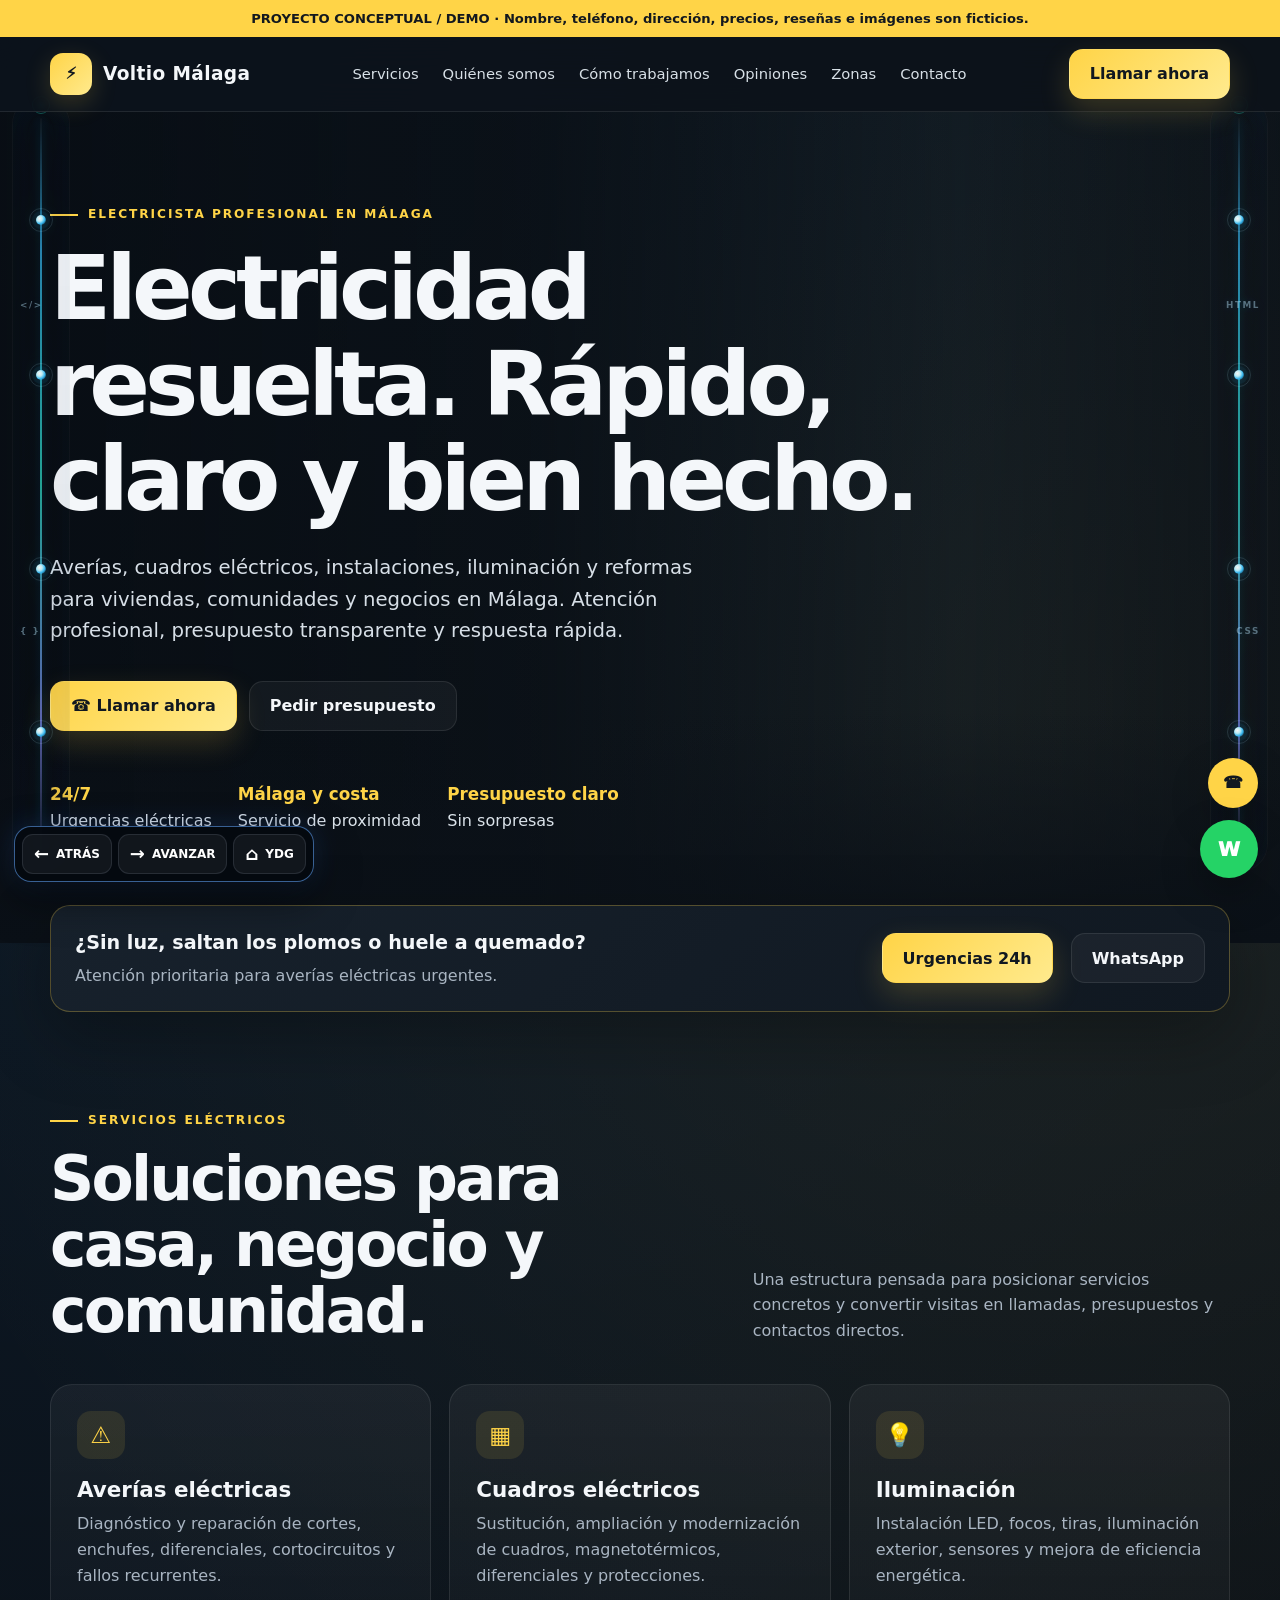
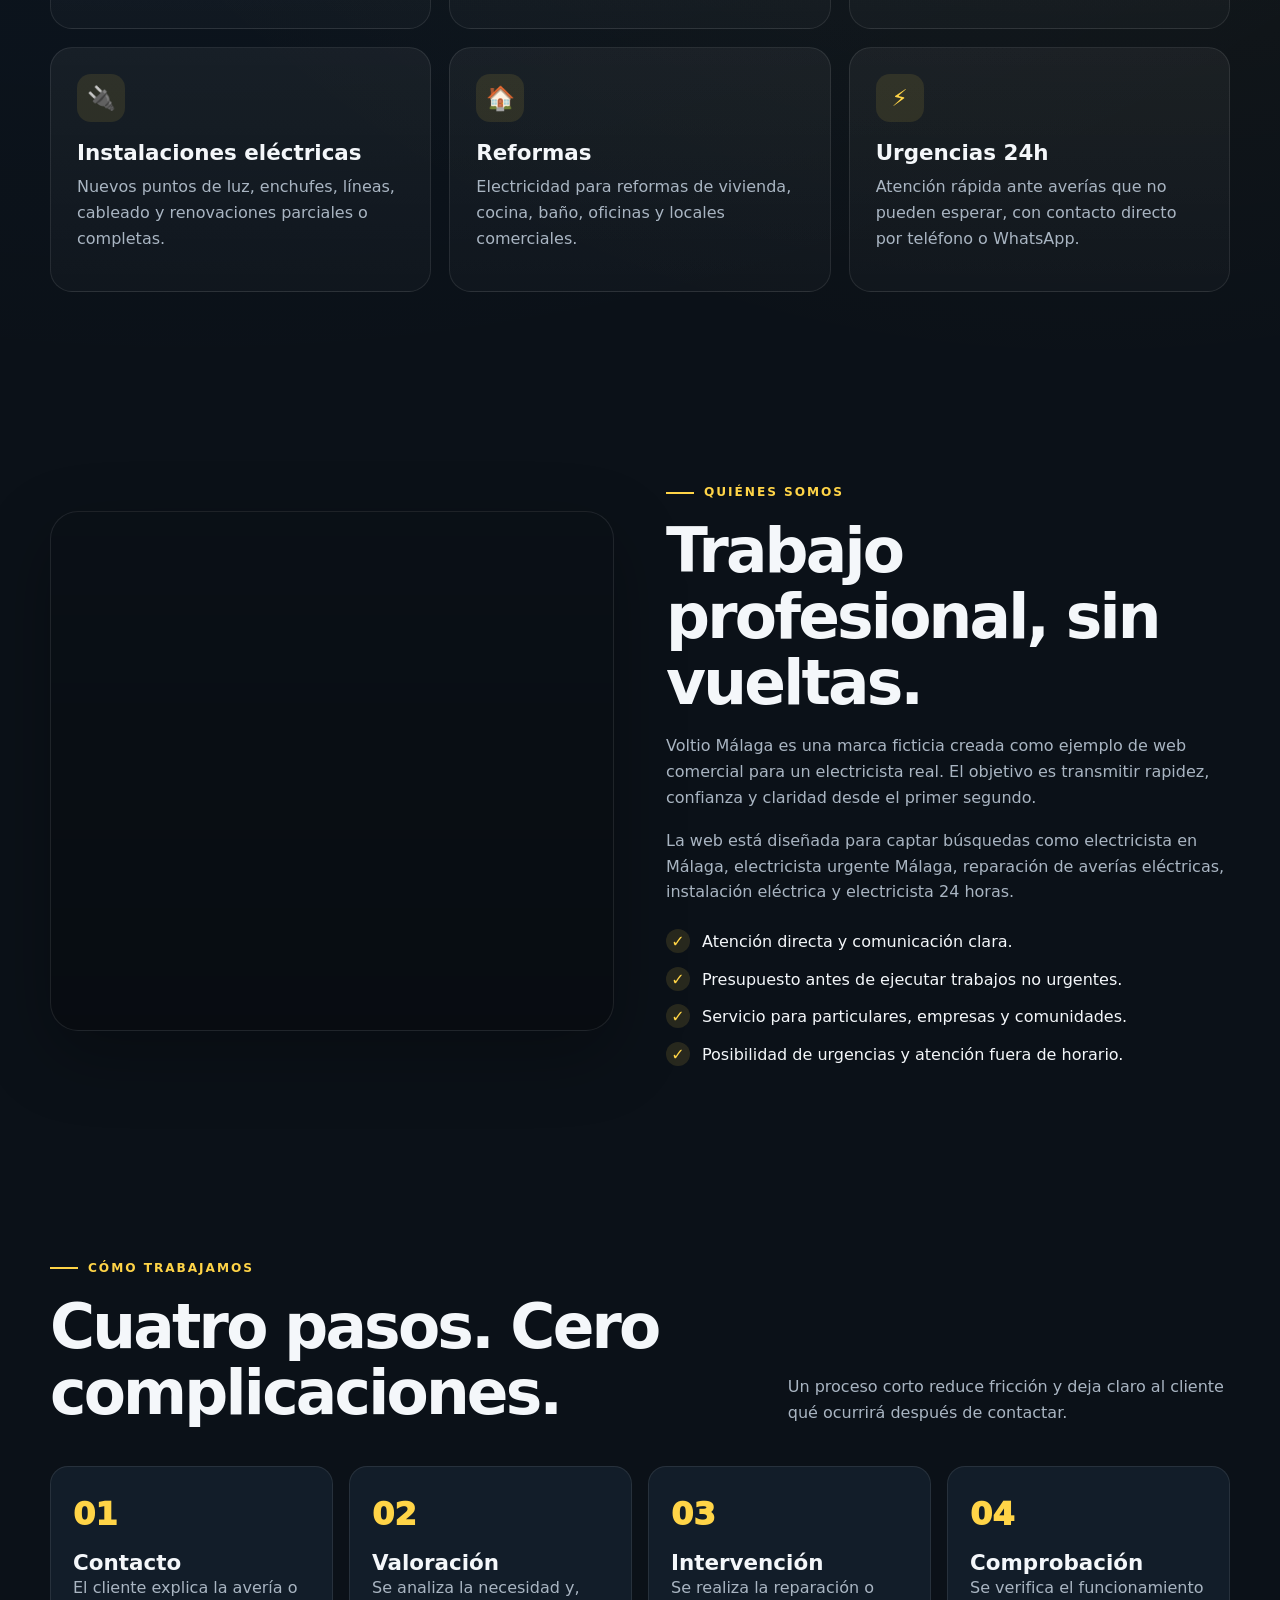
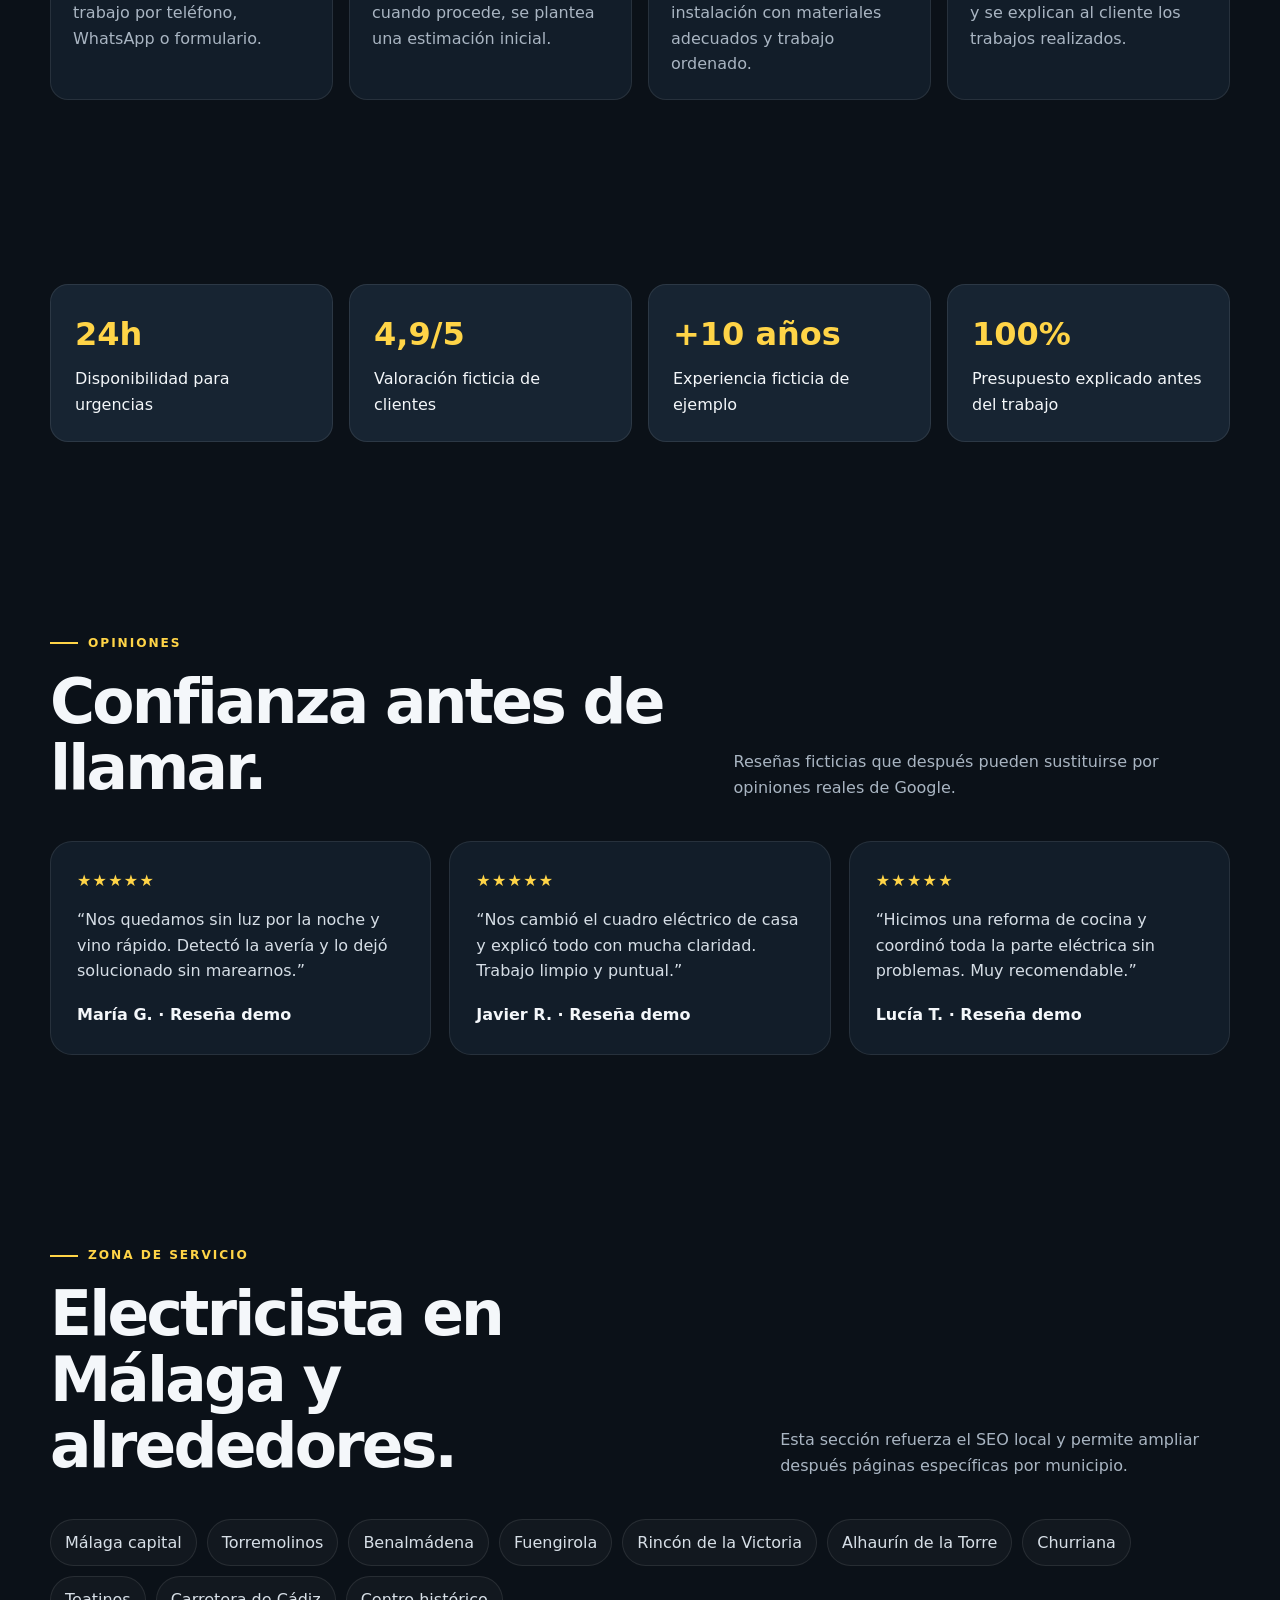
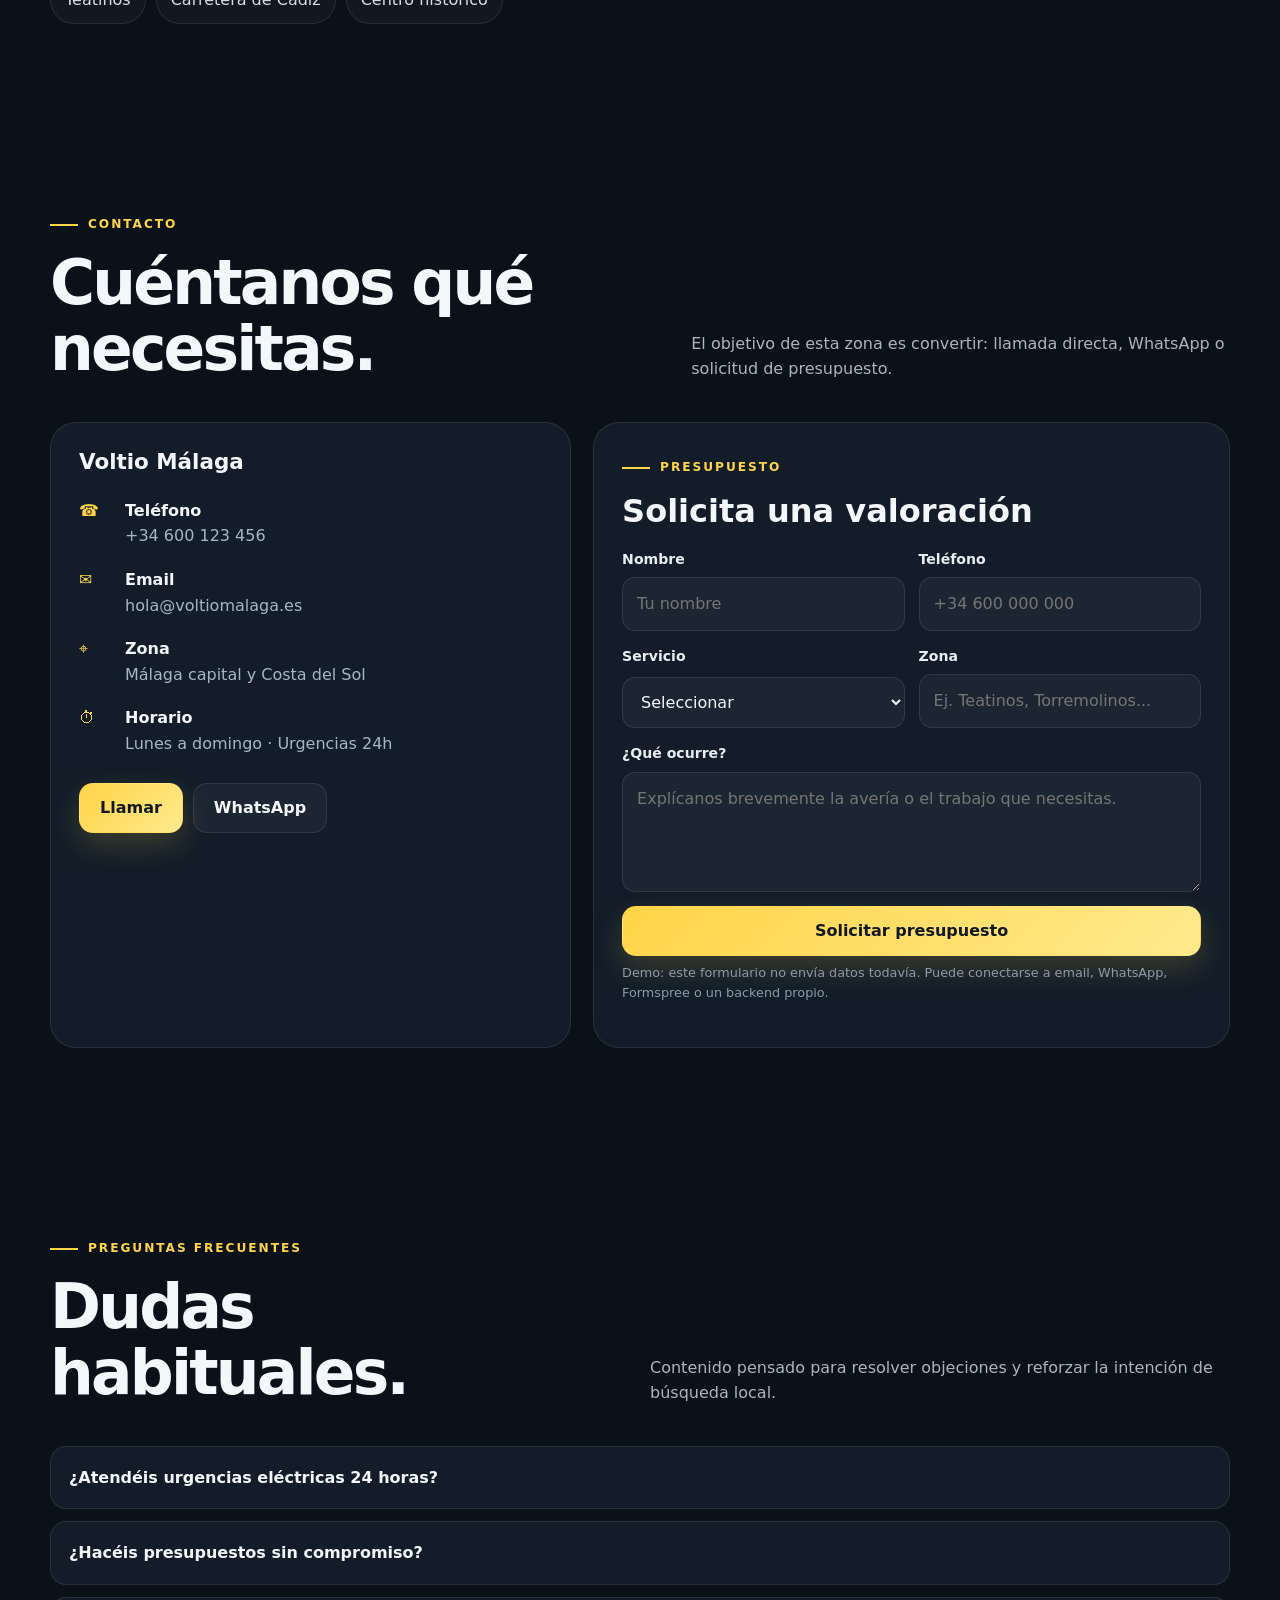
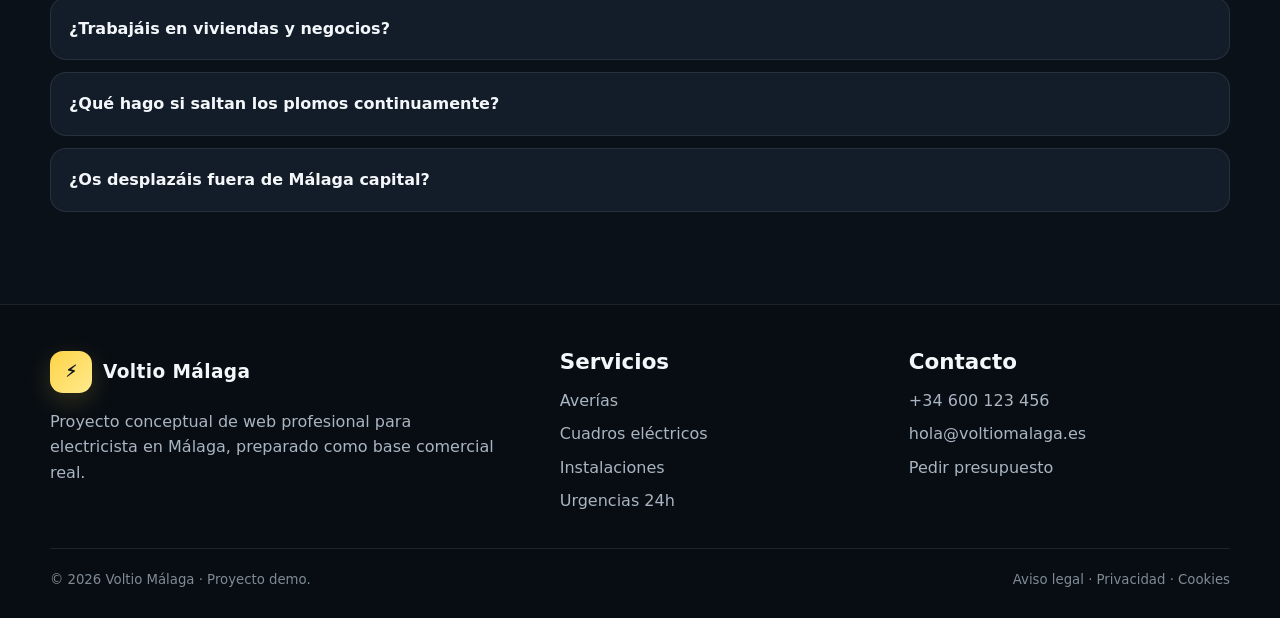
<file: electricista.html>
<!DOCTYPE html>
<html lang="es">
<head>
  <meta charset="UTF-8">
  <meta name="viewport" content="width=device-width, initial-scale=1.0">

  <title>Voltio Málaga | Electricista en Málaga · Averías e Instalaciones</title>
  <meta name="description" content="Electricista profesional en Málaga para averías, instalaciones, cuadros eléctricos, iluminación, reformas y urgencias. Atención rápida, presupuesto claro y servicio para viviendas y negocios.">
  <meta name="robots" content="index,follow,max-image-preview:large,max-snippet:-1,max-video-preview:-1">
  <link rel="canonical" href="https://www.ejemplo-electricista.com/">


  
    <!-- Favicons / App Icons -->
    <link rel="apple-touch-icon" sizes="180x180" href="apple-touch-icon.png?v=25">
    <link rel="icon" type="image/png" sizes="32x32" href="favicon-32x32.png?v=25">
    <link rel="icon" type="image/png" sizes="16x16" href="favicon-16x16.png?v=25">
    <link rel="icon" href="favicon.ico?v=25">
    <link rel="manifest" href="site.webmanifest?v=87">

<meta property="og:type" content="website">
  <meta property="og:title" content="Voltio Málaga | Electricista profesional en Málaga">
  <meta property="og:description" content="Averías, instalaciones eléctricas, cuadros, iluminación y urgencias en Málaga.">
  <meta property="og:url" content="https://www.ejemplo-electricista.com/">
  <meta property="og:image" content="https://images.unsplash.com/photo-1621905252507-b35492cc74b4?auto=format&fit=crop&w=1600&q=85">
  <meta property="og:locale" content="es_ES">

  <meta name="twitter:card" content="summary_large_image">
  <meta name="twitter:title" content="Voltio Málaga | Electricista en Málaga">
  <meta name="twitter:description" content="Servicio profesional de electricidad para viviendas, comunidades y negocios.">
  <meta name="twitter:image" content="https://images.unsplash.com/photo-1621905252507-b35492cc74b4?auto=format&fit=crop&w=1600&q=85">
  <meta name="theme-color" content="#0b1118">

  <style>
    :root{
      --bg:#0b1118;
      --bg2:#101924;
      --panel:#121d29;
      --panel2:#172432;
      --text:#f4f7fa;
      --muted:#a9b5c2;
      --yellow:#ffd447;
      --yellow2:#ffea8d;
      --blue:#1c8cff;
      --line:rgba(255,255,255,.09);
      --success:#25d366;
      --shadow:0 24px 70px rgba(0,0,0,.28);
      --radius:22px;
      --max:1180px;
    }

    *{box-sizing:border-box}
    html{scroll-behavior:smooth}
    body{
      margin:0;
      font-family:Inter,ui-sans-serif,system-ui,-apple-system,BlinkMacSystemFont,"Segoe UI",sans-serif;
      background:
        radial-gradient(circle at 15% 0%,rgba(28,140,255,.10),transparent 28%),
        radial-gradient(circle at 85% 10%,rgba(255,212,71,.08),transparent 20%),
        var(--bg);
      color:var(--text);
      line-height:1.6;
      overflow-x:hidden;
    }

    img{max-width:100%;display:block}
    a{color:inherit;text-decoration:none}
    button,input,textarea,select{font:inherit}
    .container{width:min(calc(100% - 36px),var(--max));margin:0 auto}
    .section{padding:92px 0;position:relative}

    .demo-bar{
      background:var(--yellow);
      color:#13181e;
      text-align:center;
      padding:8px 16px;
      font-size:.82rem;
      font-weight:900;
    }

    .navbar-wrap{
      position:sticky;
      top:0;
      z-index:1000;
      background:rgba(11,17,24,.82);
      backdrop-filter:blur(18px);
      border-bottom:1px solid var(--line);
    }

    .navbar{
      height:74px;
      display:flex;
      align-items:center;
      justify-content:space-between;
      gap:24px;
    }

    .brand{
      display:flex;
      align-items:center;
      gap:11px;
      min-width:190px;
    }

    .brand-mark{
      width:42px;
      height:42px;
      border-radius:13px;
      display:grid;
      place-items:center;
      color:#121820;
      background:linear-gradient(135deg,var(--yellow),var(--yellow2));
      font-weight:1000;
      box-shadow:0 8px 26px rgba(255,212,71,.18);
    }

    .brand strong{font-size:1.16rem;letter-spacing:.02em}
    .nav-links{display:flex;align-items:center;gap:24px;color:#d8e0e7;font-size:.92rem}
    .nav-links a:hover{color:var(--yellow)}
    .menu-toggle{
      display:none;
      width:44px;
      height:44px;
      border-radius:12px;
      background:transparent;
      color:var(--text);
      border:1px solid var(--line);
      cursor:pointer;
    }

    .btn{
      display:inline-flex;
      align-items:center;
      justify-content:center;
      gap:9px;
      min-height:50px;
      padding:0 20px;
      border-radius:14px;
      border:1px solid transparent;
      font-weight:900;
      transition:.25s ease;
      cursor:pointer;
    }

    .btn-primary{
      color:#111820;
      background:linear-gradient(135deg,var(--yellow),var(--yellow2));
      box-shadow:0 12px 30px rgba(255,212,71,.18);
    }
    .btn-primary:hover{transform:translateY(-2px);filter:brightness(1.03)}
    .btn-secondary{
      border-color:var(--line);
      background:rgba(255,255,255,.045);
    }
    .btn-secondary:hover{background:rgba(255,255,255,.085);transform:translateY(-2px)}

    .hero{
      min-height:calc(100svh - 106px);
      display:grid;
      align-items:center;
      position:relative;
      isolation:isolate;
      overflow:hidden;
    }
    .hero:before{
      content:"";
      position:absolute;
      inset:0;
      z-index:-2;
      background:
        linear-gradient(90deg,rgba(8,13,19,.95) 0%,rgba(8,13,19,.80) 42%,rgba(8,13,19,.25) 75%,rgba(8,13,19,.60) 100%),
        url('https://images.unsplash.com/photo-1621905252507-b35492cc74b4?auto=format&fit=crop&w=2000&q=88') center/cover;
    }
    .hero:after{
      content:"";
      position:absolute;
      inset:0;
      z-index:-1;
      background:linear-gradient(180deg,transparent 72%,var(--bg) 100%);
    }
    .hero-content{padding:86px 0 110px;max-width:950px}
    .eyebrow{
      display:inline-flex;
      align-items:center;
      gap:10px;
      color:var(--yellow);
      text-transform:uppercase;
      letter-spacing:.16em;
      font-size:.76rem;
      font-weight:900;
      margin-bottom:16px;
    }
    .eyebrow:before{content:"";width:28px;height:2px;background:currentColor}
    h1,h2,h3{margin:0;line-height:1.07}
    h1{font-size:clamp(3rem,7vw,6.8rem);letter-spacing:-.055em;max-width:900px}
    h2{font-size:clamp(2.25rem,4.8vw,4.4rem);letter-spacing:-.045em}
    h3{font-size:1.34rem}
    p{margin:0;color:var(--muted)}
    .hero p{max-width:670px;font-size:clamp(1.04rem,2vw,1.23rem);color:#d7dfe7;margin:24px 0 34px}
    .hero-actions{display:flex;flex-wrap:wrap;gap:12px}
    .trust-row{display:flex;flex-wrap:wrap;gap:26px;margin-top:50px;color:#dbe3ea}
    .trust-item strong{display:block;color:var(--yellow);font-size:1.05rem}

    .emergency-strip{
      margin-top:-38px;
      position:relative;
      z-index:5;
    }
    .emergency-box{
      display:grid;
      grid-template-columns:1.2fr auto auto;
      align-items:center;
      gap:18px;
      padding:22px 24px;
      border-radius:20px;
      border:1px solid rgba(255,212,71,.28);
      background:linear-gradient(135deg,#17212c,#101821);
      box-shadow:var(--shadow);
    }
    .emergency-box p{margin-top:4px}

    .section-head{
      display:flex;
      justify-content:space-between;
      gap:40px;
      align-items:end;
      margin-bottom:40px;
    }
    .section-head p{max-width:580px}

    .services{
      display:grid;
      grid-template-columns:repeat(3,1fr);
      gap:18px;
    }
    .service-card{
      padding:26px;
      border-radius:var(--radius);
      border:1px solid var(--line);
      background:linear-gradient(180deg,rgba(255,255,255,.05),rgba(255,255,255,.025));
      transition:.3s ease;
      min-height:245px;
    }
    .service-card:hover{transform:translateY(-7px);border-color:rgba(255,212,71,.34)}
    .service-icon{
      width:48px;height:48px;border-radius:14px;
      display:grid;place-items:center;
      background:rgba(255,212,71,.10);
      color:var(--yellow);
      font-size:1.45rem;
      margin-bottom:20px;
    }
    .service-card p{margin-top:10px}

    .grid-2{display:grid;grid-template-columns:1fr 1fr;gap:52px;align-items:center}
    .about-image{
      min-height:520px;
      border-radius:28px;
      border:1px solid var(--line);
      background:
        linear-gradient(180deg,rgba(0,0,0,.05),rgba(0,0,0,.26)),
        url('https://images.unsplash.com/photo-1504917595217-d4dc5ebe6122?auto=format&fit=crop&w=1400&q=86') center/cover;
      box-shadow:var(--shadow);
    }
    .about-copy p{margin-top:18px}
    .checklist{display:grid;gap:12px;margin-top:24px}
    .check{display:flex;gap:12px;align-items:flex-start}
    .check b{
      width:24px;height:24px;flex:0 0 24px;border-radius:50%;
      display:grid;place-items:center;background:rgba(255,212,71,.12);color:var(--yellow)
    }

    .process{
      display:grid;
      grid-template-columns:repeat(4,1fr);
      gap:16px;
    }
    .step{
      padding:22px;
      border-radius:18px;
      border:1px solid var(--line);
      background:var(--panel);
    }
    .step-num{color:var(--yellow);font-size:2rem;font-weight:1000;margin-bottom:12px}

    .why{
      display:grid;
      grid-template-columns:repeat(4,1fr);
      gap:16px;
    }
    .stat{
      padding:24px;
      border-radius:18px;
      background:var(--panel2);
      border:1px solid var(--line);
    }
    .stat strong{display:block;font-size:2rem;color:var(--yellow);margin-bottom:6px}

    .reviews{
      display:grid;
      grid-template-columns:repeat(3,1fr);
      gap:18px;
    }
    .review-card{
      padding:26px;
      border-radius:var(--radius);
      border:1px solid var(--line);
      background:var(--panel);
    }
    .stars{color:var(--yellow);letter-spacing:.08em;margin-bottom:14px}
    .review-card p{color:#d6dee6}
    .review-card strong{display:block;margin-top:18px}

    .zones{
      display:flex;
      flex-wrap:wrap;
      gap:10px;
    }
    .zone{
      padding:10px 14px;
      border-radius:999px;
      border:1px solid var(--line);
      background:rgba(255,255,255,.03);
      color:#d7dfe7;
    }

    .contact-grid{
      display:grid;
      grid-template-columns:.9fr 1.1fr;
      gap:22px;
    }
    .contact-card,.form-card{
      padding:28px;
      border-radius:26px;
      background:var(--panel);
      border:1px solid var(--line);
    }
    .contact-list{display:grid;gap:18px;margin-top:24px}
    .contact-row{display:grid;grid-template-columns:34px 1fr;gap:12px}
    .contact-row span:first-child{color:var(--yellow)}
    form{display:grid;grid-template-columns:1fr 1fr;gap:14px}
    .field{display:grid;gap:7px}
    .field.full{grid-column:1/-1}
    label{font-size:.88rem;font-weight:850;color:#e8edf2}
    input,textarea,select{
      width:100%;
      color:var(--text);
      background:rgba(255,255,255,.045);
      border:1px solid var(--line);
      border-radius:13px;
      padding:13px 14px;
      outline:none;
      min-height:48px;
    }
    textarea{min-height:120px;resize:vertical}
    input:focus,textarea:focus,select:focus{border-color:rgba(255,212,71,.62);box-shadow:0 0 0 3px rgba(255,212,71,.08)}
    .form-note{font-size:.8rem;color:#8d9aa8}

    .faq{display:grid;gap:12px}
    details{
      border:1px solid var(--line);
      border-radius:16px;
      background:var(--panel);
      padding:0 18px;
    }
    summary{cursor:pointer;padding:18px 0;font-weight:900;list-style:none}
    summary::-webkit-details-marker{display:none}
    details p{padding-bottom:18px}

    footer{
      border-top:1px solid var(--line);
      background:#080d13;
      padding:46px 0 28px;
    }
    .footer-grid{
      display:grid;
      grid-template-columns:1.2fr .8fr .8fr;
      gap:28px;
    }
    .footer-links{display:grid;gap:8px;color:var(--muted)}
    .footer-bottom{
      display:flex;
      justify-content:space-between;
      gap:18px;
      margin-top:34px;
      padding-top:20px;
      border-top:1px solid var(--line);
      color:#7f8b96;
      font-size:.83rem;
    }

    .whatsapp{
      position:fixed;
      right:22px;
      bottom:22px;
      z-index:999;
      width:58px;height:58px;
      border-radius:50%;
      display:grid;place-items:center;
      background:var(--success);
      color:white;
      font-weight:1000;
      font-size:1.25rem;
      box-shadow:0 16px 40px rgba(0,0,0,.28);
    }
    .call-float{
      position:fixed;
      right:22px;
      bottom:92px;
      z-index:998;
      width:50px;height:50px;
      border-radius:50%;
      display:grid;place-items:center;
      background:var(--yellow);
      color:#121820;
      font-weight:1000;
      box-shadow:0 16px 40px rgba(0,0,0,.22);
    }
    .to-top{
      position:fixed;
      left:22px;
      bottom:22px;
      width:44px;height:44px;
      border-radius:50%;
      border:1px solid var(--line);
      background:rgba(17,25,34,.92);
      color:white;
      opacity:0;pointer-events:none;transform:translateY(10px);
      transition:.25s ease;
    }
    .to-top.show{opacity:1;pointer-events:auto;transform:none}

    .reveal{opacity:0;transform:translateY(18px);transition:.65s ease}
    .reveal.visible{opacity:1;transform:none}

    @media(max-width:980px){
      .nav-links{
        position:fixed;top:106px;left:18px;right:18px;
        display:none;flex-direction:column;align-items:stretch;gap:6px;
        padding:16px;border-radius:18px;background:#111a24;
        border:1px solid var(--line);box-shadow:var(--shadow)
      }
      .nav-links.open{display:flex}
      .nav-links a{padding:11px 10px}
      .menu-toggle{display:inline-grid;place-items:center}
      .navbar .btn{display:none}
      .services{grid-template-columns:1fr 1fr}
      .grid-2,.contact-grid{grid-template-columns:1fr}
      .process,.why{grid-template-columns:1fr 1fr}
      .reviews{grid-template-columns:1fr 1fr}
      .footer-grid{grid-template-columns:1fr 1fr}
      .emergency-box{grid-template-columns:1fr auto}
      .emergency-box .btn-secondary{grid-column:1/-1}
    }

    @media(max-width:680px){
      .container{width:min(calc(100% - 24px),var(--max))}
      .section{padding:70px 0}
      .section-head{display:block}
      .section-head p{margin-top:16px}
      .hero{min-height:760px}
      .services,.process,.why,.reviews,.footer-grid{grid-template-columns:1fr}
      .emergency-box{grid-template-columns:1fr}
      form{grid-template-columns:1fr}
      .field.full{grid-column:auto}
      .footer-bottom{flex-direction:column}
      .about-image{min-height:400px}
    }

    @media(prefers-reduced-motion:reduce){
      *,*:before,*:after{scroll-behavior:auto!important;transition:none!important;animation:none!important}
      .reveal{opacity:1;transform:none}
    }
  
}


/* ===== V66 · Nodos premium laterales (solo PC) ===== */
.ydg-side-ornaments{display:none}
@media (min-width:1280px){
  .ydg-side-ornaments{
    display:block;
    position:fixed;
    inset:0;
    pointer-events:none;
    z-index:22;
  }
  .ydg-side{
    position:absolute;
    top:96px;
    bottom:28px;
    width:58px;
    opacity:.96;
    filter:drop-shadow(0 0 16px rgba(56,189,248,.08));
  }
  .ydg-side-left{left:12px}
  .ydg-side-right{right:12px}
  .ydg-side::before{
    content:"";
    position:absolute;
    inset:0;
    border-radius:28px;
    background:linear-gradient(180deg,rgba(8,15,28,.14),rgba(8,15,28,.04) 18%,rgba(8,15,28,.06) 82%,rgba(8,15,28,.14));
    border:1px solid rgba(255,255,255,.035);
    box-shadow:inset 0 0 26px rgba(45,212,191,.03), inset 0 0 40px rgba(59,130,246,.03);
  }
  .ydg-side .side-line{
    position:absolute;
    left:50%;
    top:22px;
    bottom:22px;
    width:2px;
    transform:translateX(-50%);
    border-radius:999px;
    background:linear-gradient(180deg,rgba(255,255,255,.03),rgba(56,189,248,.70) 18%,rgba(45,212,191,.78) 50%,rgba(129,140,248,.70) 82%,rgba(255,255,255,.04));
    box-shadow:0 0 10px rgba(56,189,248,.22),0 0 18px rgba(45,212,191,.12);
    overflow:hidden;
  }
  .ydg-side .side-line::after{
    content:"";
    position:absolute;
    left:-3px;
    top:-18%;
    width:8px;
    height:16%;
    border-radius:999px;
    background:linear-gradient(180deg,rgba(255,255,255,.0),rgba(255,255,255,.95),rgba(255,255,255,.0));
    filter:blur(.2px);
    animation:ydgDataDrop 4.8s linear infinite;
  }
  .ydg-side-right .side-line::after{animation-delay:1.1s}
  .ydg-side .node{
    position:absolute;
    left:50%;
    width:10px;
    height:10px;
    transform:translate(-50%,-50%);
    border-radius:999px;
    background:radial-gradient(circle at 35% 35%,#ffffff 0%,#c4f6ff 30%,#38bdf8 58%,rgba(56,189,248,.2) 82%,transparent 100%);
    box-shadow:0 0 0 4px rgba(56,189,248,.06),0 0 16px rgba(56,189,248,.30),0 0 28px rgba(45,212,191,.14);
    animation:ydgNodePulse 3.2s ease-in-out infinite;
  }
  .ydg-side .node::after{
    content:"";
    position:absolute;
    inset:-7px;
    border-radius:999px;
    border:1px solid rgba(186,230,253,.14);
    animation:ydgNodeRing 3.2s ease-out infinite;
  }
  .ydg-side .node-1{top:16%}
  .ydg-side .node-2{top:36%; animation-delay:.5s}
  .ydg-side .node-2::after{animation-delay:.5s}
  .ydg-side .node-3{top:61%; animation-delay:1s}
  .ydg-side .node-3::after{animation-delay:1s}
  .ydg-side .node-4{top:82%; animation-delay:1.5s}
  .ydg-side .node-4::after{animation-delay:1.5s}

  .ydg-side .pulse{
    position:absolute;
    left:50%;
    width:18px;
    height:18px;
    transform:translateX(-50%);
    border-radius:999px;
    border:1px solid rgba(45,212,191,.2);
    background:radial-gradient(circle,rgba(45,212,191,.16),rgba(45,212,191,0) 72%);
    filter:blur(.1px);
    animation:ydgPulseTravel 7s linear infinite;
    opacity:.65;
  }
  .ydg-side .pulse-1{animation-delay:0s}
  .ydg-side .pulse-2{animation-delay:2.1s}
  .ydg-side .pulse-3{animation-delay:4.3s}

  .ydg-side .spark{
    position:absolute;
    font-size:.55rem;
    font-weight:800;
    letter-spacing:.18em;
    color:rgba(186,230,253,.45);
    text-transform:uppercase;
    text-shadow:0 0 10px rgba(56,189,248,.18);
    animation:ydgSparkFloat 5.8s ease-in-out infinite;
    white-space:nowrap;
  }
  .ydg-side-left .spark{left:8px}
  .ydg-side-right .spark{right:8px;text-align:right}
  .ydg-side .spark-1{top:26%}
  .ydg-side .spark-2{top:68%;animation-delay:1.7s}

  @keyframes ydgDataDrop{
    0%{transform:translateY(0);opacity:0}
    8%{opacity:1}
    92%{opacity:1}
    100%{transform:translateY(760%);opacity:0}
  }
  @keyframes ydgNodePulse{
    0%,100%{transform:translate(-50%,-50%) scale(1);opacity:.92}
    50%{transform:translate(-50%,-50%) scale(1.16);opacity:1}
  }
  @keyframes ydgNodeRing{
    0%{transform:scale(.72);opacity:.6}
    75%{transform:scale(1.65);opacity:0}
    100%{transform:scale(1.65);opacity:0}
  }
  @keyframes ydgPulseTravel{
    0%{top:6%;opacity:0;transform:translateX(-50%) scale(.55)}
    10%{opacity:.72}
    85%{opacity:.58}
    100%{top:90%;opacity:0;transform:translateX(-50%) scale(1.14)}
  }
  @keyframes ydgSparkFloat{
    0%,100%{transform:translateY(0);opacity:.38}
    50%{transform:translateY(-8px);opacity:.68}
  }
}
/* En pantallas muy anchas, abrimos un poco más los laterales */
@media (min-width:1600px){
  .ydg-side-left{left:18px}
  .ydg-side-right{right:18px}
  .ydg-side{width:64px}
}

</style>

  <script type="application/ld+json">
  {
    "@context":"https://schema.org",
    "@graph":[
      {
        "@type":["Electrician","LocalBusiness"],
        "@id":"https://www.ejemplo-electricista.com/#business",
        "name":"Voltio Málaga",
        "description":"Servicio profesional de electricidad en Málaga para averías, instalaciones, cuadros eléctricos, iluminación, reformas y urgencias.",
        "url":"https://www.ejemplo-electricista.com/",
        "telephone":"+34 600 123 456",
        "priceRange":"€€",
        "image":"https://images.unsplash.com/photo-1621905252507-b35492cc74b4?auto=format&fit=crop&w=1600&q=85",
        "address":{
          "@type":"PostalAddress",
          "streetAddress":"Calle Ejemplo 12",
          "addressLocality":"Málaga",
          "addressRegion":"Andalucía",
          "postalCode":"29001",
          "addressCountry":"ES"
        },
        "areaServed":[
          {"@type":"City","name":"Málaga"},
          {"@type":"City","name":"Torremolinos"},
          {"@type":"City","name":"Benalmádena"},
          {"@type":"City","name":"Fuengirola"}
        ],
        "openingHours":"Mo-Su 00:00-23:59",
        "sameAs":["https://www.instagram.com/","https://www.facebook.com/"]
      },
      {
        "@type":"FAQPage",
        "@id":"https://www.ejemplo-electricista.com/#faq",
        "mainEntity":[
          {
            "@type":"Question",
            "name":"¿Atendéis urgencias eléctricas 24 horas?",
            "acceptedAnswer":{"@type":"Answer","text":"Sí. La web está preparada para ofrecer un servicio de urgencias eléctricas 24 horas en Málaga y alrededores."}
          },
          {
            "@type":"Question",
            "name":"¿Hacéis presupuestos sin compromiso?",
            "acceptedAnswer":{"@type":"Answer","text":"Sí. El cliente puede solicitar una valoración previa y recibir un presupuesto claro antes de realizar el trabajo."}
          },
          {
            "@type":"Question",
            "name":"¿Trabajáis en viviendas y negocios?",
            "acceptedAnswer":{"@type":"Answer","text":"Sí. El servicio está planteado para viviendas, locales, oficinas, comunidades y pequeños negocios."}
          }
        ]
      }
    ]
  }
  </script>
</head>

<body>

<!-- V66 · Side premium nodes ornament (desktop only) -->
<div class="ydg-side-ornaments" aria-hidden="true">
  <div class="ydg-side ydg-side-left">
    <span class="side-line"></span>
    <span class="node node-1"></span>
    <span class="node node-2"></span>
    <span class="node node-3"></span>
    <span class="node node-4"></span>
    <span class="pulse pulse-1"></span>
    <span class="pulse pulse-2"></span>
    <span class="pulse pulse-3"></span>
    <span class="spark spark-1">&lt;/&gt;</span>
    <span class="spark spark-2">{ }</span>
  </div>
  <div class="ydg-side ydg-side-right">
    <span class="side-line"></span>
    <span class="node node-1"></span>
    <span class="node node-2"></span>
    <span class="node node-3"></span>
    <span class="node node-4"></span>
    <span class="pulse pulse-1"></span>
    <span class="pulse pulse-2"></span>
    <span class="pulse pulse-3"></span>
    <span class="spark spark-1">HTML</span>
    <span class="spark spark-2">CSS</span>
  </div>
</div>


<div id="ydg-nav-host"
     style="position:fixed!important;bottom:max(18px,calc(env(safe-area-inset-bottom) + 12px))!important;left:max(14px,env(safe-area-inset-left))!important;z-index:2147483647!important;display:block!important;width:auto!important;height:auto!important;visibility:visible!important;opacity:1!important;pointer-events:auto!important;min-width:140px!important;min-height:52px!important;"></div>


<div class="demo-bar">PROYECTO CONCEPTUAL / DEMO · Nombre, teléfono, dirección, precios, reseñas e imágenes son ficticios.</div>

  <header class="navbar-wrap">
    <div class="container navbar">
      <a class="brand" href="#inicio" aria-label="Voltio Málaga, inicio">
        <span class="brand-mark">⚡</span>
        <strong>Voltio Málaga</strong>
      </a>

      <nav class="nav-links" id="navLinks" aria-label="Navegación principal">
        <a href="#servicios">Servicios</a>
        <a href="#nosotros">Quiénes somos</a>
        <a href="#proceso">Cómo trabajamos</a>
        <a href="#opiniones">Opiniones</a>
        <a href="#zonas">Zonas</a>
        <a href="#contacto">Contacto</a>
      </nav>

      <a class="btn btn-primary" href="tel:+34600123456">Llamar ahora</a>

      <button class="menu-toggle" id="menuToggle" aria-expanded="false" aria-controls="navLinks" aria-label="Abrir menú">☰</button>
    </div>
  </header>

  <main>
    <section class="hero" id="inicio">
      <div class="container">
        <div class="hero-content reveal">
          <span class="eyebrow">Electricista profesional en Málaga</span>
          <h1>Electricidad resuelta. Rápido, claro y bien hecho.</h1>
          <p>
            Averías, cuadros eléctricos, instalaciones, iluminación y reformas para viviendas,
            comunidades y negocios en Málaga. Atención profesional, presupuesto transparente y respuesta rápida.
          </p>

          <div class="hero-actions">
            <a class="btn btn-primary" href="tel:+34600123456">☎ Llamar ahora</a>
            <a class="btn btn-secondary" href="#presupuesto">Pedir presupuesto</a>
          </div>

          <div class="trust-row">
            <div class="trust-item"><strong>24/7</strong>Urgencias eléctricas</div>
            <div class="trust-item"><strong>Málaga y costa</strong>Servicio de proximidad</div>
            <div class="trust-item"><strong>Presupuesto claro</strong>Sin sorpresas</div>
          </div>
        </div>
      </div>
    </section>

    <div class="emergency-strip">
      <div class="container">
        <div class="emergency-box reveal">
          <div>
            <strong style="font-size:1.2rem">¿Sin luz, saltan los plomos o huele a quemado?</strong>
            <p>Atención prioritaria para averías eléctricas urgentes.</p>
          </div>
          <a class="btn btn-primary" href="tel:+34600123456">Urgencias 24h</a>
          <a class="btn btn-secondary" href="https://wa.me/34600123456?text=Hola%2C%20tengo%20una%20aver%C3%ADa%20el%C3%A9ctrica" target="_blank" rel="noopener">WhatsApp</a>
        </div>
      </div>
    </div>

    <section class="section" id="servicios">
      <div class="container">
        <div class="section-head reveal">
          <div>
            <span class="eyebrow">Servicios eléctricos</span>
            <h2>Soluciones para casa, negocio y comunidad.</h2>
          </div>
          <p>
            Una estructura pensada para posicionar servicios concretos y convertir visitas en llamadas,
            presupuestos y contactos directos.
          </p>
        </div>

        <div class="services">
          <article class="service-card reveal">
            <div class="service-icon">⚠</div>
            <h3>Averías eléctricas</h3>
            <p>Diagnóstico y reparación de cortes, enchufes, diferenciales, cortocircuitos y fallos recurrentes.</p>
          </article>

          <article class="service-card reveal">
            <div class="service-icon">▦</div>
            <h3>Cuadros eléctricos</h3>
            <p>Sustitución, ampliación y modernización de cuadros, magnetotérmicos, diferenciales y protecciones.</p>
          </article>

          <article class="service-card reveal">
            <div class="service-icon">💡</div>
            <h3>Iluminación</h3>
            <p>Instalación LED, focos, tiras, iluminación exterior, sensores y mejora de eficiencia energética.</p>
          </article>

          <article class="service-card reveal">
            <div class="service-icon">🔌</div>
            <h3>Instalaciones eléctricas</h3>
            <p>Nuevos puntos de luz, enchufes, líneas, cableado y renovaciones parciales o completas.</p>
          </article>

          <article class="service-card reveal">
            <div class="service-icon">🏠</div>
            <h3>Reformas</h3>
            <p>Electricidad para reformas de vivienda, cocina, baño, oficinas y locales comerciales.</p>
          </article>

          <article class="service-card reveal">
            <div class="service-icon">⚡</div>
            <h3>Urgencias 24h</h3>
            <p>Atención rápida ante averías que no pueden esperar, con contacto directo por teléfono o WhatsApp.</p>
          </article>
        </div>
      </div>
    </section>

    <section class="section" id="nosotros">
      <div class="container grid-2">
        <div class="about-image reveal" role="img" aria-label="Electricista profesional trabajando en una instalación"></div>

        <div class="about-copy reveal">
          <span class="eyebrow">Quiénes somos</span>
          <h2>Trabajo profesional, sin vueltas.</h2>
          <p>
            Voltio Málaga es una marca ficticia creada como ejemplo de web comercial para un electricista real.
            El objetivo es transmitir rapidez, confianza y claridad desde el primer segundo.
          </p>
          <p>
            La web está diseñada para captar búsquedas como electricista en Málaga, electricista urgente Málaga,
            reparación de averías eléctricas, instalación eléctrica y electricista 24 horas.
          </p>

          <div class="checklist">
            <div class="check"><b>✓</b><span>Atención directa y comunicación clara.</span></div>
            <div class="check"><b>✓</b><span>Presupuesto antes de ejecutar trabajos no urgentes.</span></div>
            <div class="check"><b>✓</b><span>Servicio para particulares, empresas y comunidades.</span></div>
            <div class="check"><b>✓</b><span>Posibilidad de urgencias y atención fuera de horario.</span></div>
          </div>
        </div>
      </div>
    </section>

    <section class="section" id="proceso">
      <div class="container">
        <div class="section-head reveal">
          <div>
            <span class="eyebrow">Cómo trabajamos</span>
            <h2>Cuatro pasos. Cero complicaciones.</h2>
          </div>
          <p>
            Un proceso corto reduce fricción y deja claro al cliente qué ocurrirá después de contactar.
          </p>
        </div>

        <div class="process">
          <div class="step reveal"><div class="step-num">01</div><h3>Contacto</h3><p>El cliente explica la avería o trabajo por teléfono, WhatsApp o formulario.</p></div>
          <div class="step reveal"><div class="step-num">02</div><h3>Valoración</h3><p>Se analiza la necesidad y, cuando procede, se plantea una estimación inicial.</p></div>
          <div class="step reveal"><div class="step-num">03</div><h3>Intervención</h3><p>Se realiza la reparación o instalación con materiales adecuados y trabajo ordenado.</p></div>
          <div class="step reveal"><div class="step-num">04</div><h3>Comprobación</h3><p>Se verifica el funcionamiento y se explican al cliente los trabajos realizados.</p></div>
        </div>
      </div>
    </section>

    <section class="section">
      <div class="container">
        <div class="why">
          <div class="stat reveal"><strong>24h</strong><span>Disponibilidad para urgencias</span></div>
          <div class="stat reveal"><strong>4,9/5</strong><span>Valoración ficticia de clientes</span></div>
          <div class="stat reveal"><strong>+10 años</strong><span>Experiencia ficticia de ejemplo</span></div>
          <div class="stat reveal"><strong>100%</strong><span>Presupuesto explicado antes del trabajo</span></div>
        </div>
      </div>
    </section>

    <section class="section" id="opiniones">
      <div class="container">
        <div class="section-head reveal">
          <div>
            <span class="eyebrow">Opiniones</span>
            <h2>Confianza antes de llamar.</h2>
          </div>
          <p>Reseñas ficticias que después pueden sustituirse por opiniones reales de Google.</p>
        </div>

        <div class="reviews">
          <article class="review-card reveal">
            <div class="stars">★★★★★</div>
            <p>“Nos quedamos sin luz por la noche y vino rápido. Detectó la avería y lo dejó solucionado sin marearnos.”</p>
            <strong>María G. · Reseña demo</strong>
          </article>
          <article class="review-card reveal">
            <div class="stars">★★★★★</div>
            <p>“Nos cambió el cuadro eléctrico de casa y explicó todo con mucha claridad. Trabajo limpio y puntual.”</p>
            <strong>Javier R. · Reseña demo</strong>
          </article>
          <article class="review-card reveal">
            <div class="stars">★★★★★</div>
            <p>“Hicimos una reforma de cocina y coordinó toda la parte eléctrica sin problemas. Muy recomendable.”</p>
            <strong>Lucía T. · Reseña demo</strong>
          </article>
        </div>
      </div>
    </section>

    <section class="section" id="zonas">
      <div class="container">
        <div class="section-head reveal">
          <div>
            <span class="eyebrow">Zona de servicio</span>
            <h2>Electricista en Málaga y alrededores.</h2>
          </div>
          <p>
            Esta sección refuerza el SEO local y permite ampliar después páginas específicas por municipio.
          </p>
        </div>

        <div class="zones reveal">
          <span class="zone">Málaga capital</span>
          <span class="zone">Torremolinos</span>
          <span class="zone">Benalmádena</span>
          <span class="zone">Fuengirola</span>
          <span class="zone">Rincón de la Victoria</span>
          <span class="zone">Alhaurín de la Torre</span>
          <span class="zone">Churriana</span>
          <span class="zone">Teatinos</span>
          <span class="zone">Carretera de Cádiz</span>
          <span class="zone">Centro histórico</span>
        </div>
      </div>
    </section>

    <section class="section" id="contacto">
      <div class="container">
        <div class="section-head reveal">
          <div>
            <span class="eyebrow">Contacto</span>
            <h2>Cuéntanos qué necesitas.</h2>
          </div>
          <p>
            El objetivo de esta zona es convertir: llamada directa, WhatsApp o solicitud de presupuesto.
          </p>
        </div>

        <div class="contact-grid">
          <div class="contact-card reveal">
            <h3>Voltio Málaga</h3>

            <div class="contact-list">
              <div class="contact-row"><span>☎</span><div><strong>Teléfono</strong><p><a href="tel:+34600123456">+34 600 123 456</a></p></div></div>
              <div class="contact-row"><span>✉</span><div><strong>Email</strong><p><a href="mailto:hola@voltiomalaga.es">hola@voltiomalaga.es</a></p></div></div>
              <div class="contact-row"><span>⌖</span><div><strong>Zona</strong><p>Málaga capital y Costa del Sol</p></div></div>
              <div class="contact-row"><span>⏱</span><div><strong>Horario</strong><p>Lunes a domingo · Urgencias 24h</p></div></div>
            </div>

            <div style="display:flex;flex-wrap:wrap;gap:10px;margin-top:26px">
              <a class="btn btn-primary" href="tel:+34600123456">Llamar</a>
              <a class="btn btn-secondary" href="https://wa.me/34600123456?text=Hola%2C%20necesito%20un%20electricista" target="_blank" rel="noopener">WhatsApp</a>
            </div>
          </div>

          <div class="form-card reveal" id="presupuesto">
            <span class="eyebrow">Presupuesto</span>
            <h3 style="font-size:2rem;margin-bottom:20px">Solicita una valoración</h3>

            <form id="quoteForm" novalidate>
              <div class="field">
                <label for="name">Nombre</label>
                <input id="name" name="name" type="text" autocomplete="name" required placeholder="Tu nombre">
              </div>

              <div class="field">
                <label for="phone">Teléfono</label>
                <input id="phone" name="phone" type="tel" autocomplete="tel" required placeholder="+34 600 000 000">
              </div>

              <div class="field">
                <label for="service">Servicio</label>
                <select id="service" name="service" required>
                  <option value="">Seleccionar</option>
                  <option>Avería eléctrica</option>
                  <option>Urgencia 24h</option>
                  <option>Cuadro eléctrico</option>
                  <option>Instalación</option>
                  <option>Iluminación</option>
                  <option>Reforma</option>
                  <option>Otro</option>
                </select>
              </div>

              <div class="field">
                <label for="zone">Zona</label>
                <input id="zone" name="zone" type="text" placeholder="Ej. Teatinos, Torremolinos...">
              </div>

              <div class="field full">
                <label for="message">¿Qué ocurre?</label>
                <textarea id="message" name="message" required placeholder="Explícanos brevemente la avería o el trabajo que necesitas."></textarea>
              </div>

              <div class="field full">
                <button class="btn btn-primary" type="submit">Solicitar presupuesto</button>
                <p class="form-note">Demo: este formulario no envía datos todavía. Puede conectarse a email, WhatsApp, Formspree o un backend propio.</p>
                <p id="formStatus" role="status" aria-live="polite" style="margin-top:8px"></p>
              </div>
            </form>
          </div>
        </div>
      </div>
    </section>

    <section class="section" id="faq">
      <div class="container">
        <div class="section-head reveal">
          <div>
            <span class="eyebrow">Preguntas frecuentes</span>
            <h2>Dudas habituales.</h2>
          </div>
          <p>Contenido pensado para resolver objeciones y reforzar la intención de búsqueda local.</p>
        </div>

        <div class="faq">
          <details class="reveal">
            <summary>¿Atendéis urgencias eléctricas 24 horas?</summary>
            <p>Sí. Esta demo está planteada para un servicio de urgencias eléctricas 24 horas en Málaga y alrededores.</p>
          </details>

          <details class="reveal">
            <summary>¿Hacéis presupuestos sin compromiso?</summary>
            <p>Sí. El cliente puede explicar el trabajo y recibir una valoración previa antes de aceptar la intervención.</p>
          </details>

          <details class="reveal">
            <summary>¿Trabajáis en viviendas y negocios?</summary>
            <p>Sí. La web contempla viviendas, comunidades, oficinas, locales comerciales y pequeños negocios.</p>
          </details>

          <details class="reveal">
            <summary>¿Qué hago si saltan los plomos continuamente?</summary>
            <p>Lo recomendable es desconectar aparatos de riesgo y solicitar una revisión para localizar sobrecargas, derivaciones o fallos en la instalación.</p>
          </details>

          <details class="reveal">
            <summary>¿Os desplazáis fuera de Málaga capital?</summary>
            <p>Sí. El área de servicio de ejemplo incluye Málaga, Torremolinos, Benalmádena, Fuengirola y municipios próximos.</p>
          </details>
        </div>
      </div>
    </section>
  </main>

  <footer>
    <div class="container">
      <div class="footer-grid">
        <div>
          <a class="brand" href="#inicio"><span class="brand-mark">⚡</span><strong>Voltio Málaga</strong></a>
          <p style="margin-top:16px;max-width:450px">
            Proyecto conceptual de web profesional para electricista en Málaga, preparado como base comercial real.
          </p>
        </div>

        <div>
          <h3 style="margin-bottom:14px">Servicios</h3>
          <div class="footer-links">
            <a href="#servicios">Averías</a>
            <a href="#servicios">Cuadros eléctricos</a>
            <a href="#servicios">Instalaciones</a>
            <a href="#servicios">Urgencias 24h</a>
          </div>
        </div>

        <div>
          <h3 style="margin-bottom:14px">Contacto</h3>
          <div class="footer-links">
            <a href="tel:+34600123456">+34 600 123 456</a>
            <a href="mailto:hola@voltiomalaga.es">hola@voltiomalaga.es</a>
            <a href="#presupuesto">Pedir presupuesto</a>
          </div>
        </div>
      </div>

      <div class="footer-bottom">
        <span>© <span id="year"></span> Voltio Málaga · Proyecto demo.</span>
        <span>Aviso legal · Privacidad · Cookies</span>
      </div>
    </div>
  </footer>

  <a class="call-float" href="tel:+34600123456" aria-label="Llamar al electricista" title="Llamar">☎</a>
  <a class="whatsapp" href="https://wa.me/34600123456?text=Hola%2C%20necesito%20un%20electricista" target="_blank" rel="noopener" aria-label="Contactar por WhatsApp" title="WhatsApp">W</a>
  <button class="to-top" id="toTop" aria-label="Volver arriba">↑</button>

  <script>
    (() => {
      "use strict";

      const menuToggle=document.getElementById("menuToggle");
      const navLinks=document.getElementById("navLinks");
      const toTop=document.getElementById("toTop");
      const form=document.getElementById("quoteForm");
      const status=document.getElementById("formStatus");
      const year=document.getElementById("year");

      year.textContent=new Date().getFullYear();

      menuToggle.addEventListener("click",()=>{
        const open=navLinks.classList.toggle("open");
        menuToggle.setAttribute("aria-expanded",String(open));
        menuToggle.textContent=open?"✕":"☰";
      });

      navLinks.querySelectorAll("a").forEach(a=>{
        a.addEventListener("click",()=>{
          navLinks.classList.remove("open");
          menuToggle.setAttribute("aria-expanded","false");
          menuToggle.textContent="☰";
        });
      });

      const observer=new IntersectionObserver(entries=>{
        entries.forEach(entry=>{
          if(entry.isIntersecting){
            entry.target.classList.add("visible");
            observer.unobserve(entry.target);
          }
        });
      },{threshold:.12});

      document.querySelectorAll(".reveal").forEach(el=>observer.observe(el));

      window.addEventListener("scroll",()=>{
        toTop.classList.toggle("show",window.scrollY>500);
      },{passive:true});

      toTop.addEventListener("click",()=>{
        window.scrollTo({top:0,behavior:"smooth"});
      });

      form.addEventListener("submit",e=>{
        e.preventDefault();

        if(!form.checkValidity()){
          status.textContent="Revisa los campos obligatorios antes de continuar.";
          status.style.color="#ffd447";
          form.reportValidity();
          return;
        }

        status.textContent="Solicitud preparada correctamente. En la versión real se enviaría al electricista.";
        status.style.color="#bfe6c8";
        form.reset();
      });
    })();
  </script>





<script>
(function(){
  function initYDGNav(){
    var host = document.getElementById('ydg-nav-host');
    if(!host) return;

    // Keep the host on top even if the demo manipulates its own header.
    host.style.setProperty('position','fixed','important');
    host.style.setProperty('z-index','2147483647','important');
    host.style.setProperty('display','block','important');
    host.style.setProperty('visibility','visible','important');
    host.style.setProperty('opacity','1','important');
    host.style.setProperty('pointer-events','auto','important');

    var root = host.shadowRoot || host.attachShadow({mode:'open'});
    if(root.childNodes.length) return;

    root.innerHTML = `
      <style>
        :host{all:initial}
        *{box-sizing:border-box}
        .nav{
          position:relative;
          display:flex;
          align-items:center;
          gap:6px;
          padding:7px;
          border-radius:17px;
          background:rgba(5,10,16,.97);
          border:1px solid rgba(96,165,250,.58);
          box-shadow:0 16px 42px rgba(0,0,0,.56),0 0 28px rgba(59,130,246,.22),0 0 16px rgba(45,212,191,.10);
          -webkit-backdrop-filter:blur(18px) saturate(155%);
          backdrop-filter:blur(18px) saturate(155%);
          font-family:Inter,system-ui,-apple-system,BlinkMacSystemFont,"Segoe UI",sans-serif;
        }
        .nav:before{
          content:"";
          position:absolute;
          left:12px;right:12px;top:-1px;
          height:2px;border-radius:999px;
          background:linear-gradient(90deg,#2dd4bf,#3b82f6,#a855f7);
          box-shadow:0 0 12px rgba(59,130,246,.35);
        }
        button,a{
          appearance:none;
          -webkit-appearance:none;
          border:1px solid rgba(148,163,184,.16);
          outline:none;
          min-width:42px;
          height:40px;
          padding:0 11px;
          border-radius:11px;
          display:flex;
          align-items:center;
          justify-content:center;
          gap:7px;
          background:rgba(255,255,255,.055);
          color:#f8fbff;
          text-decoration:none;
          font:800 12px/1 Inter,system-ui,-apple-system,BlinkMacSystemFont,"Segoe UI",sans-serif;
          letter-spacing:.035em;
          cursor:pointer;
          white-space:nowrap;
          box-shadow:inset 0 1px 0 rgba(255,255,255,.025);
        }
        button:hover,a:hover{
          background:linear-gradient(135deg,rgba(45,212,191,.18),rgba(59,130,246,.20),rgba(168,85,247,.16));
          border-color:rgba(96,165,250,.38);
        }
        .icon{font-size:18px;line-height:1}
        .home{
          border-color:rgba(96,165,250,.34);
          background:linear-gradient(135deg,rgba(45,212,191,.14),rgba(59,130,246,.18),rgba(168,85,247,.14));
          position:relative;
        }
        .home:after{
          content:"";
          position:absolute;
          left:8px;right:8px;bottom:4px;height:2px;border-radius:999px;
          background:linear-gradient(90deg,#2dd4bf,#3b82f6,#a855f7);
        }
        @media(max-width:700px){
          .nav{gap:5px;padding:7px;border-radius:15px}
          button,a{min-width:40px;height:40px;padding:0 9px;font-size:11px;border-radius:10px}
          .label{display:none}
          .icon{font-size:20px}
        }
      </style>
      <div class="nav" role="navigation" aria-label="Controles de navegación">
        <button id="back" type="button" aria-label="Volver atrás" title="Volver atrás">
          <span class="icon">←</span><span class="label">ATRÁS</span>
        </button>
        <button id="forward" type="button" aria-label="Avanzar" title="Avanzar">
          <span class="icon">→</span><span class="label">AVANZAR</span>
        </button>
        <a id="home" class="home" href="index.html#portfolio" aria-label="Volver a YourDesignGPT" title="Volver a YourDesignGPT">
          <span class="icon">⌂</span><span class="label">YDG</span>
        </a>
      </div>
    `;

    var back = root.getElementById('back');
    var forward = root.getElementById('forward');
    var home = root.getElementById('home');

    function goHome(){
      window.location.href = 'index.html#portfolio';
    }

    back.addEventListener('click', function(){
      if(window.history.length > 1){
        window.history.back();
      }else{
        goHome();
      }
    });

    forward.addEventListener('click', function(){
      try{ window.history.forward(); }catch(e){}
    });

    home.addEventListener('click', function(e){
      e.preventDefault();
      goHome();
    });

    // Re-assert visibility if any demo script changes stacking/visibility.
    var keepVisible = function(){
      host.style.setProperty('z-index','2147483647','important');
      host.style.setProperty('display','block','important');
      host.style.setProperty('visibility','visible','important');
      host.style.setProperty('opacity','1','important');
    };
    window.addEventListener('pageshow', keepVisible);
    window.addEventListener('resize', keepVisible, {passive:true});
    keepVisible();
  }

  if(document.readyState === 'loading'){
    document.addEventListener('DOMContentLoaded', initYDGNav, {once:true});
  }else{
    initYDGNav();
  }
})();
</script>

<script src="ydg-demo-nav.js?v=120" defer></script>
</body>
</html>
</file>
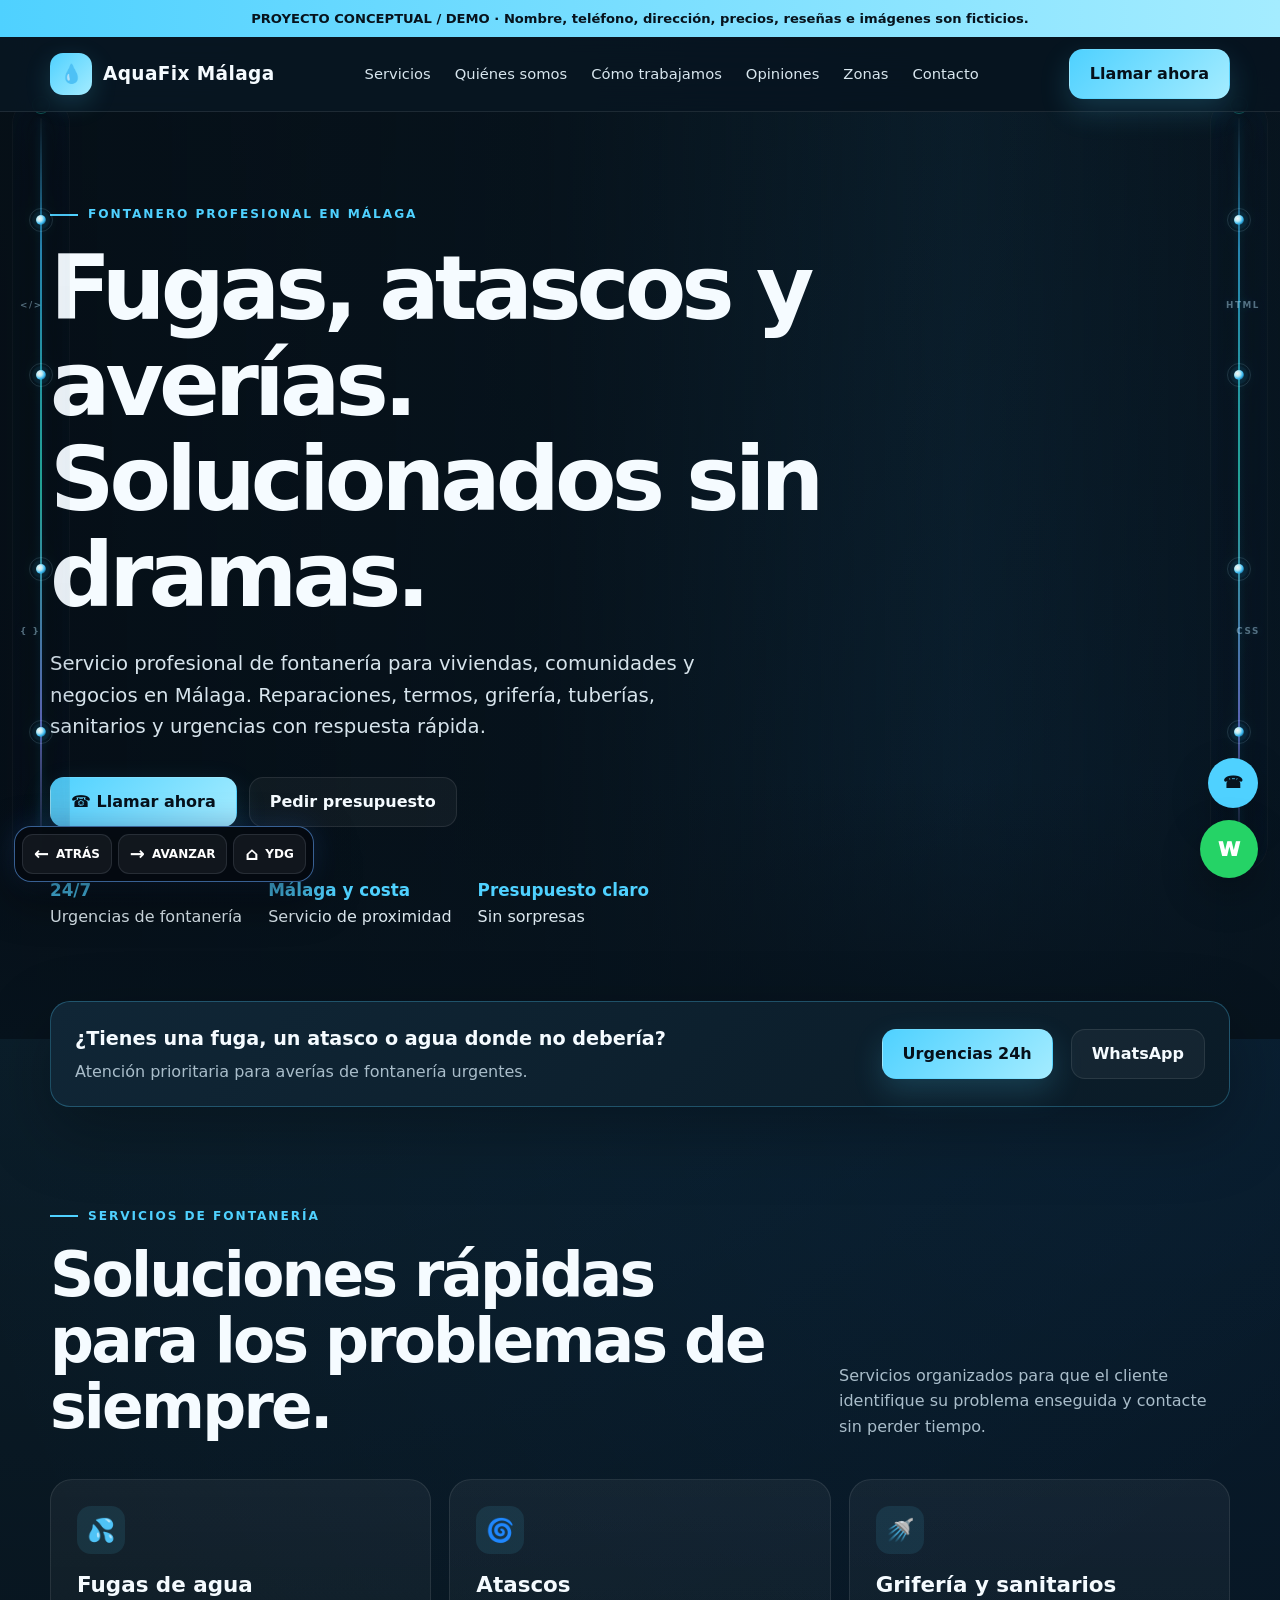
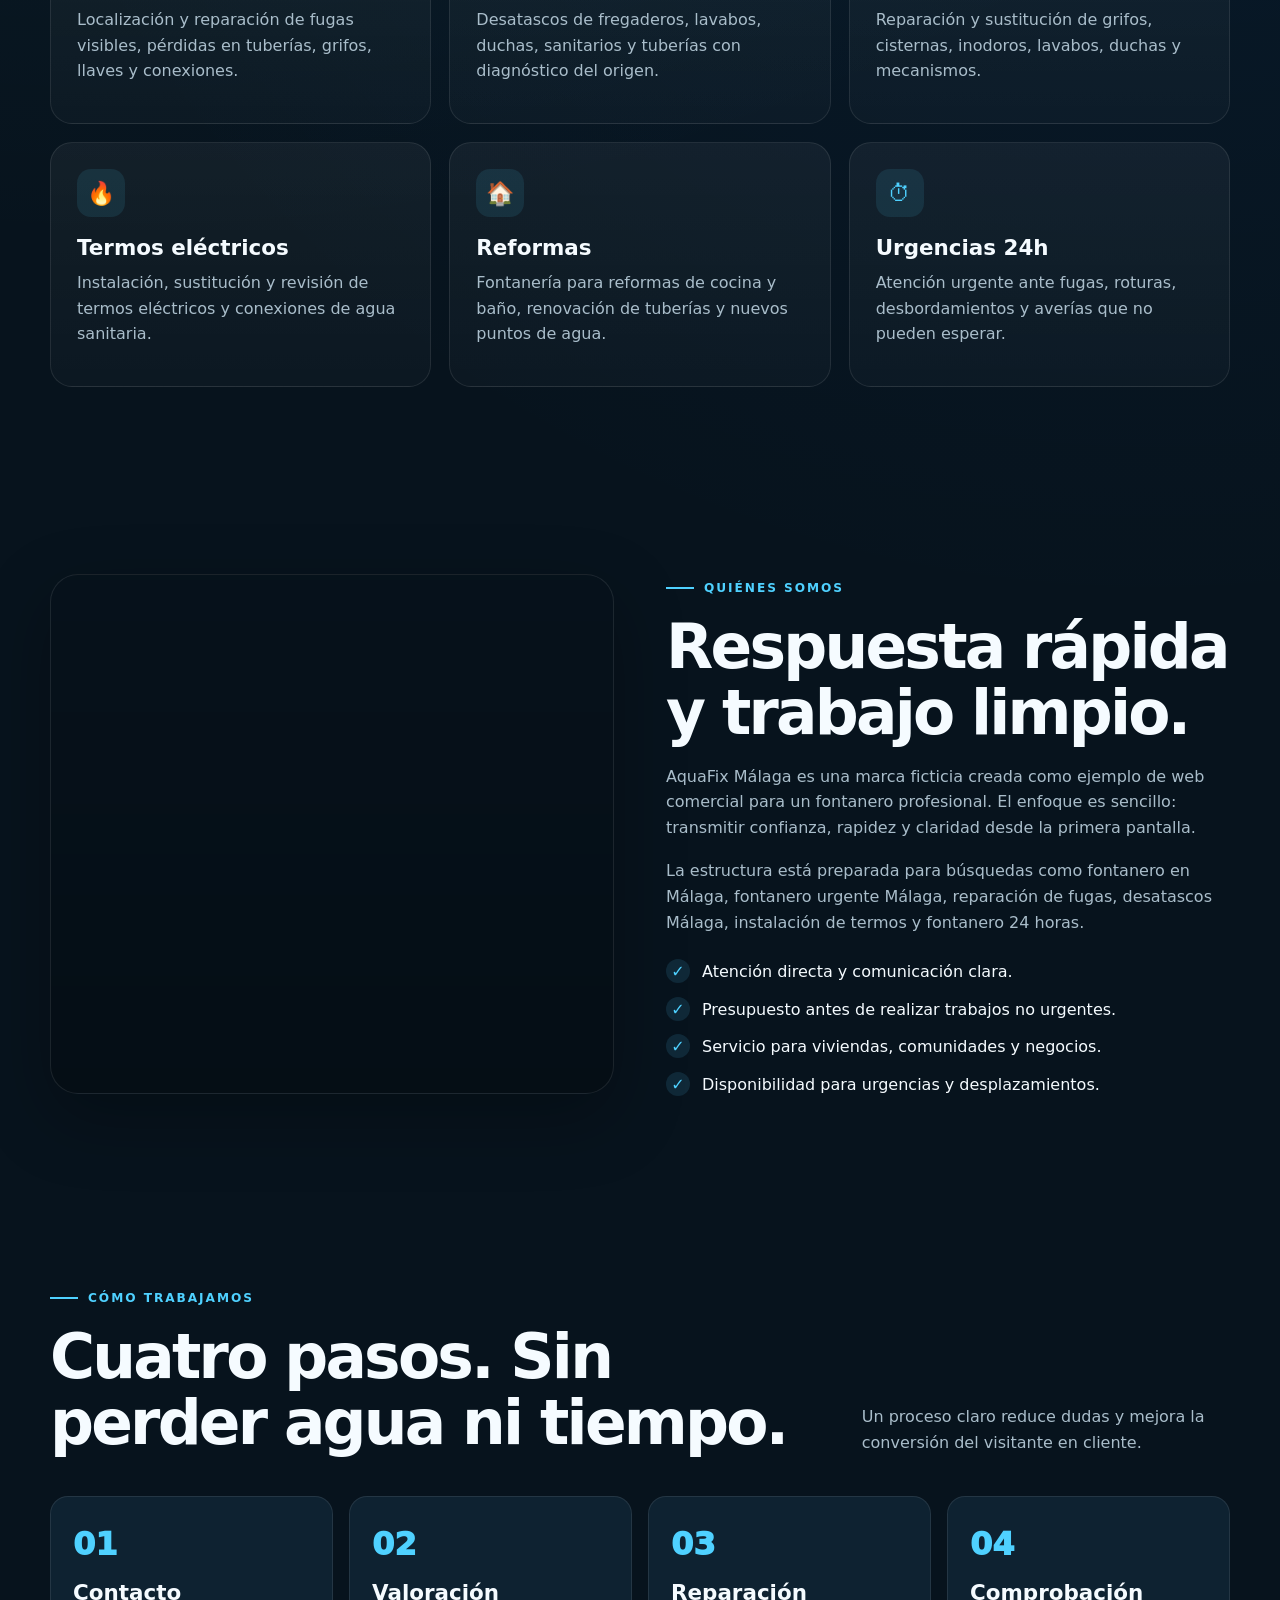
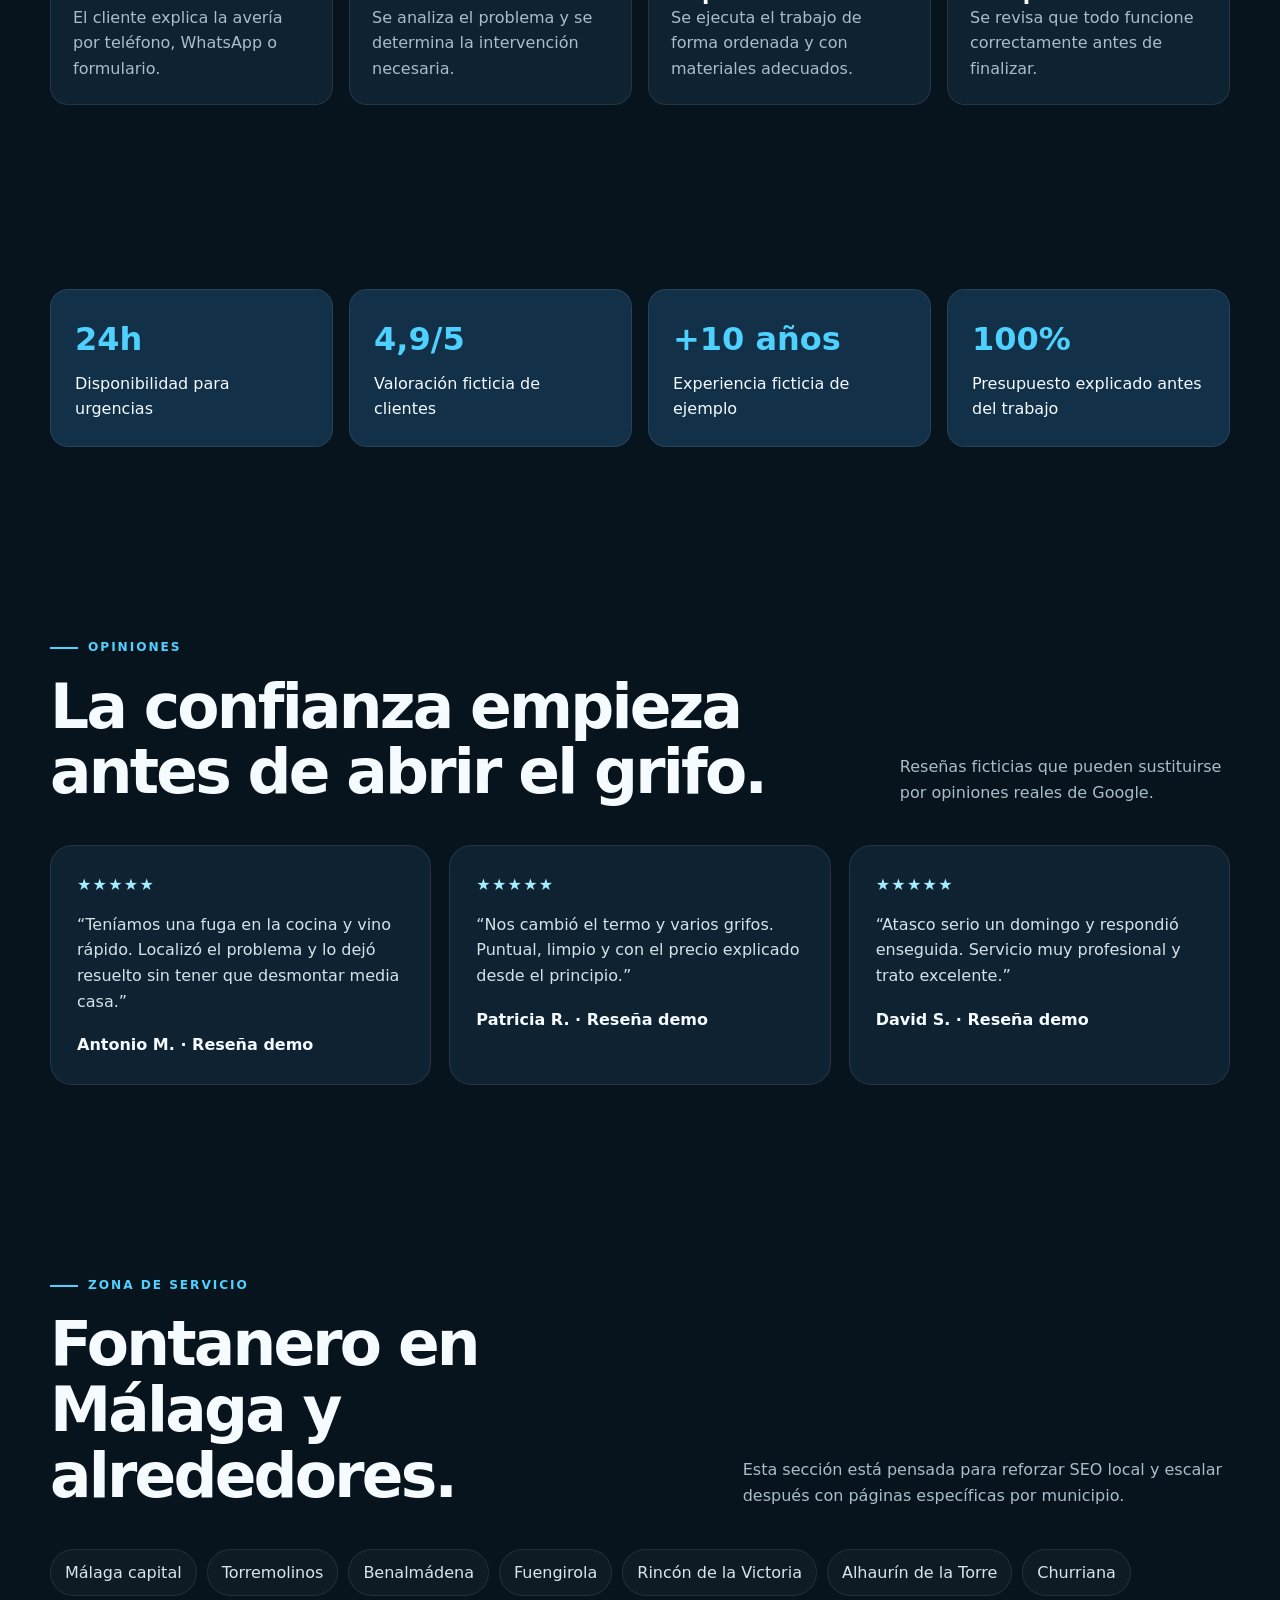
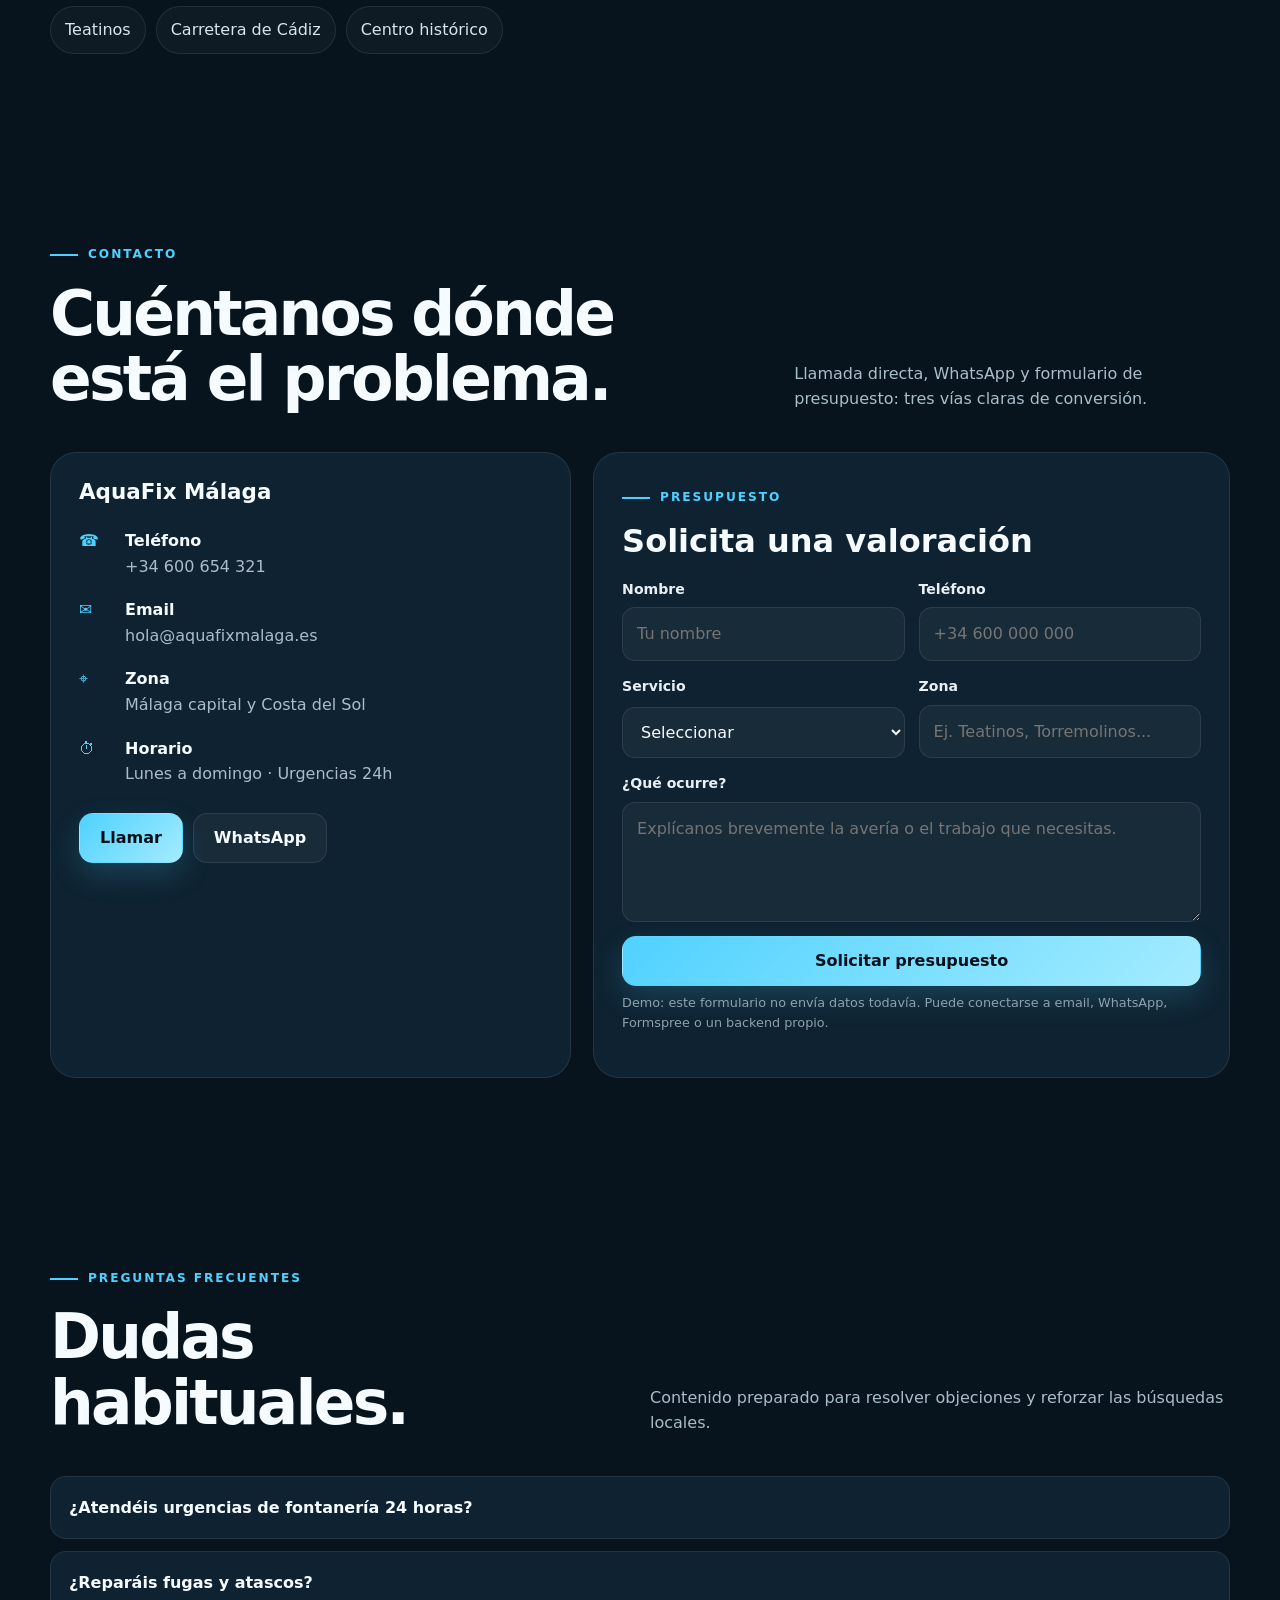
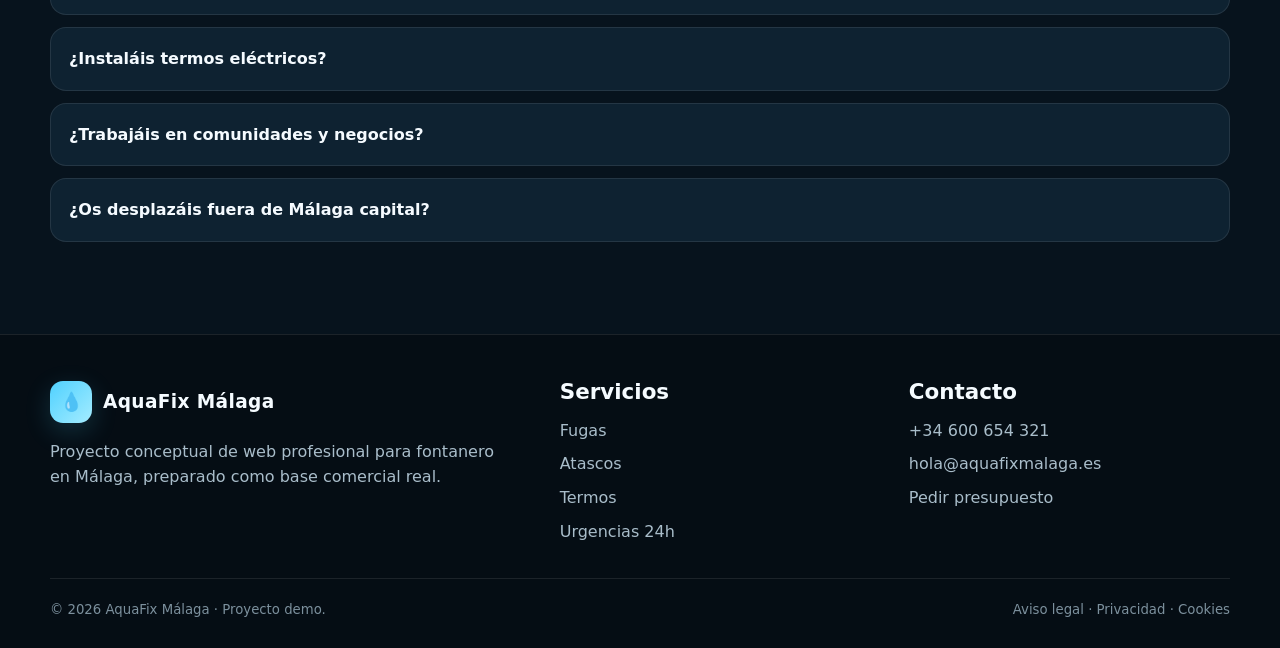
<file: fontanero.html>
<!DOCTYPE html>
<html lang="es">
<head>
  <meta charset="UTF-8">
  <meta name="viewport" content="width=device-width, initial-scale=1.0">

  <title>AquaFix Málaga | Fontanero en Málaga · Urgencias, Fugas y Atascos</title>
  <meta name="description" content="Fontanero profesional en Málaga para fugas, atascos, averías, termos, grifería, cisternas, reformas y urgencias 24h. Atención rápida y presupuesto claro.">
  <meta name="robots" content="index,follow,max-image-preview:large,max-snippet:-1,max-video-preview:-1">
  <link rel="canonical" href="https://www.ejemplo-fontanero.com/">


  
    <!-- Favicons / App Icons -->
    <link rel="apple-touch-icon" sizes="180x180" href="apple-touch-icon.png?v=25">
    <link rel="icon" type="image/png" sizes="32x32" href="favicon-32x32.png?v=25">
    <link rel="icon" type="image/png" sizes="16x16" href="favicon-16x16.png?v=25">
    <link rel="icon" href="favicon.ico?v=25">
    <link rel="manifest" href="site.webmanifest?v=87">

<meta property="og:type" content="website">
  <meta property="og:title" content="AquaFix Málaga | Fontanero profesional en Málaga">
  <meta property="og:description" content="Urgencias de fontanería, fugas, atascos, termos y reparaciones en Málaga.">
  <meta property="og:url" content="https://www.ejemplo-fontanero.com/">
  <meta property="og:image" content="https://images.unsplash.com/photo-1585704032915-c3400ca199e7?auto=format&fit=crop&w=1600&q=85">
  <meta property="og:locale" content="es_ES">

  <meta name="twitter:card" content="summary_large_image">
  <meta name="twitter:title" content="AquaFix Málaga | Fontanero en Málaga">
  <meta name="twitter:description" content="Servicio profesional de fontanería para viviendas, comunidades y negocios.">
  <meta name="twitter:image" content="https://images.unsplash.com/photo-1585704032915-c3400ca199e7?auto=format&fit=crop&w=1600&q=85">
  <meta name="theme-color" content="#07131d">

  <style>
    :root{
      --bg:#07131d;
      --bg2:#0b1d2a;
      --panel:#0e2231;
      --panel2:#123048;
      --text:#f5fbff;
      --muted:#a9bdca;
      --cyan:#4fd1ff;
      --cyan2:#a4ecff;
      --blue:#1687ff;
      --line:rgba(255,255,255,.09);
      --success:#25d366;
      --shadow:0 24px 70px rgba(0,0,0,.28);
      --radius:22px;
      --max:1180px;
    }

    *{box-sizing:border-box}
    html{scroll-behavior:smooth}
    body{
      margin:0;
      font-family:Inter,ui-sans-serif,system-ui,-apple-system,BlinkMacSystemFont,"Segoe UI",sans-serif;
      background:
        radial-gradient(circle at 10% 0%,rgba(79,209,255,.12),transparent 26%),
        radial-gradient(circle at 90% 14%,rgba(22,135,255,.08),transparent 20%),
        var(--bg);
      color:var(--text);
      line-height:1.6;
      overflow-x:hidden;
    }

    img{max-width:100%;display:block}
    a{color:inherit;text-decoration:none}
    button,input,textarea,select{font:inherit}
    .container{width:min(calc(100% - 36px),var(--max));margin:0 auto}
    .section{padding:92px 0;position:relative}

    .demo-bar{
      background:linear-gradient(90deg,var(--cyan),var(--cyan2));
      color:#07131d;
      text-align:center;
      padding:8px 16px;
      font-size:.82rem;
      font-weight:900;
    }

    .navbar-wrap{
      position:sticky;
      top:0;
      z-index:1000;
      background:rgba(7,19,29,.84);
      backdrop-filter:blur(18px);
      border-bottom:1px solid var(--line);
    }

    .navbar{
      height:74px;
      display:flex;
      align-items:center;
      justify-content:space-between;
      gap:24px;
    }

    .brand{
      display:flex;
      align-items:center;
      gap:11px;
      min-width:190px;
    }

    .brand-mark{
      width:42px;
      height:42px;
      border-radius:13px;
      display:grid;
      place-items:center;
      color:#06101a;
      background:linear-gradient(135deg,var(--cyan),var(--cyan2));
      font-weight:1000;
      box-shadow:0 8px 26px rgba(79,209,255,.18);
      font-size:1.15rem;
    }

    .brand strong{font-size:1.16rem;letter-spacing:.02em}
    .nav-links{display:flex;align-items:center;gap:24px;color:#d8e6ee;font-size:.92rem}
    .nav-links a:hover{color:var(--cyan)}
    .menu-toggle{
      display:none;
      width:44px;
      height:44px;
      border-radius:12px;
      background:transparent;
      color:var(--text);
      border:1px solid var(--line);
      cursor:pointer;
    }

    .btn{
      display:inline-flex;
      align-items:center;
      justify-content:center;
      gap:9px;
      min-height:50px;
      padding:0 20px;
      border-radius:14px;
      border:1px solid transparent;
      font-weight:900;
      transition:.25s ease;
      cursor:pointer;
    }

    .btn-primary{
      color:#06101a;
      background:linear-gradient(135deg,var(--cyan),var(--cyan2));
      box-shadow:0 12px 30px rgba(79,209,255,.18);
    }
    .btn-primary:hover{transform:translateY(-2px);filter:brightness(1.04)}
    .btn-secondary{
      border-color:var(--line);
      background:rgba(255,255,255,.045);
    }
    .btn-secondary:hover{background:rgba(255,255,255,.085);transform:translateY(-2px)}

    .hero{
      min-height:calc(100svh - 106px);
      display:grid;
      align-items:center;
      position:relative;
      isolation:isolate;
      overflow:hidden;
    }

    .hero:before{
      content:"";
      position:absolute;
      inset:0;
      z-index:-2;
      background:
        linear-gradient(90deg,rgba(5,14,22,.96) 0%,rgba(5,14,22,.82) 42%,rgba(5,14,22,.28) 75%,rgba(5,14,22,.62) 100%),
        url('https://images.unsplash.com/photo-1585704032915-c3400ca199e7?auto=format&fit=crop&w=2000&q=88') center/cover;
    }

    .hero:after{
      content:"";
      position:absolute;
      inset:0;
      z-index:-1;
      background:linear-gradient(180deg,transparent 72%,var(--bg) 100%);
    }

    .hero-content{padding:86px 0 110px;max-width:950px}
    .eyebrow{
      display:inline-flex;
      align-items:center;
      gap:10px;
      color:var(--cyan);
      text-transform:uppercase;
      letter-spacing:.16em;
      font-size:.76rem;
      font-weight:900;
      margin-bottom:16px;
    }
    .eyebrow:before{content:"";width:28px;height:2px;background:currentColor}
    h1,h2,h3{margin:0;line-height:1.07}
    h1{font-size:clamp(3rem,7vw,6.8rem);letter-spacing:-.055em;max-width:900px}
    h2{font-size:clamp(2.25rem,4.8vw,4.4rem);letter-spacing:-.045em}
    h3{font-size:1.34rem}
    p{margin:0;color:var(--muted)}
    .hero p{max-width:670px;font-size:clamp(1.04rem,2vw,1.23rem);color:#d7e4ec;margin:24px 0 34px}
    .hero-actions{display:flex;flex-wrap:wrap;gap:12px}
    .trust-row{display:flex;flex-wrap:wrap;gap:26px;margin-top:50px;color:#dbe7ee}
    .trust-item strong{display:block;color:var(--cyan);font-size:1.05rem}

    .emergency-strip{margin-top:-38px;position:relative;z-index:5}
    .emergency-box{
      display:grid;
      grid-template-columns:1.2fr auto auto;
      align-items:center;
      gap:18px;
      padding:22px 24px;
      border-radius:20px;
      border:1px solid rgba(79,209,255,.28);
      background:linear-gradient(135deg,#102636,#0a1b27);
      box-shadow:var(--shadow);
    }
    .emergency-box p{margin-top:4px}

    .section-head{
      display:flex;
      justify-content:space-between;
      gap:40px;
      align-items:end;
      margin-bottom:40px;
    }
    .section-head p{max-width:580px}

    .services{
      display:grid;
      grid-template-columns:repeat(3,1fr);
      gap:18px;
    }

    .service-card{
      padding:26px;
      border-radius:var(--radius);
      border:1px solid var(--line);
      background:linear-gradient(180deg,rgba(255,255,255,.05),rgba(255,255,255,.025));
      transition:.3s ease;
      min-height:245px;
    }
    .service-card:hover{transform:translateY(-7px);border-color:rgba(79,209,255,.34)}
    .service-icon{
      width:48px;height:48px;border-radius:14px;
      display:grid;place-items:center;
      background:rgba(79,209,255,.10);
      color:var(--cyan);
      font-size:1.42rem;
      margin-bottom:20px;
    }
    .service-card p{margin-top:10px}

    .grid-2{display:grid;grid-template-columns:1fr 1fr;gap:52px;align-items:center}
    .about-image{
      min-height:520px;
      border-radius:28px;
      border:1px solid var(--line);
      background:
        linear-gradient(180deg,rgba(0,0,0,.05),rgba(0,0,0,.25)),
        url('https://images.unsplash.com/photo-1607472586893-edb57bdc0e39?auto=format&fit=crop&w=1400&q=86') center/cover;
      box-shadow:var(--shadow);
    }
    .about-copy p{margin-top:18px}
    .checklist{display:grid;gap:12px;margin-top:24px}
    .check{display:flex;gap:12px;align-items:flex-start}
    .check b{
      width:24px;height:24px;flex:0 0 24px;border-radius:50%;
      display:grid;place-items:center;background:rgba(79,209,255,.12);color:var(--cyan)
    }

    .process{display:grid;grid-template-columns:repeat(4,1fr);gap:16px}
    .step{
      padding:22px;
      border-radius:18px;
      border:1px solid var(--line);
      background:var(--panel);
    }
    .step-num{color:var(--cyan);font-size:2rem;font-weight:1000;margin-bottom:12px}

    .why{display:grid;grid-template-columns:repeat(4,1fr);gap:16px}
    .stat{
      padding:24px;
      border-radius:18px;
      background:var(--panel2);
      border:1px solid var(--line);
    }
    .stat strong{display:block;font-size:2rem;color:var(--cyan);margin-bottom:6px}

    .reviews{display:grid;grid-template-columns:repeat(3,1fr);gap:18px}
    .review-card{
      padding:26px;
      border-radius:var(--radius);
      border:1px solid var(--line);
      background:var(--panel);
    }
    .stars{color:var(--cyan2);letter-spacing:.08em;margin-bottom:14px}
    .review-card p{color:#d6e2e9}
    .review-card strong{display:block;margin-top:18px}

    .zones{display:flex;flex-wrap:wrap;gap:10px}
    .zone{
      padding:10px 14px;
      border-radius:999px;
      border:1px solid var(--line);
      background:rgba(255,255,255,.03);
      color:#d7e5ed;
    }

    .contact-grid{display:grid;grid-template-columns:.9fr 1.1fr;gap:22px}
    .contact-card,.form-card{
      padding:28px;
      border-radius:26px;
      background:var(--panel);
      border:1px solid var(--line);
    }
    .contact-list{display:grid;gap:18px;margin-top:24px}
    .contact-row{display:grid;grid-template-columns:34px 1fr;gap:12px}
    .contact-row span:first-child{color:var(--cyan)}
    form{display:grid;grid-template-columns:1fr 1fr;gap:14px}
    .field{display:grid;gap:7px}
    .field.full{grid-column:1/-1}
    label{font-size:.88rem;font-weight:850;color:#e8f0f5}
    input,textarea,select{
      width:100%;
      color:var(--text);
      background:rgba(255,255,255,.045);
      border:1px solid var(--line);
      border-radius:13px;
      padding:13px 14px;
      outline:none;
      min-height:48px;
    }
    textarea{min-height:120px;resize:vertical}
    input:focus,textarea:focus,select:focus{border-color:rgba(79,209,255,.62);box-shadow:0 0 0 3px rgba(79,209,255,.08)}
    .form-note{font-size:.8rem;color:#8da1ae}

    .faq{display:grid;gap:12px}
    details{
      border:1px solid var(--line);
      border-radius:16px;
      background:var(--panel);
      padding:0 18px;
    }
    summary{cursor:pointer;padding:18px 0;font-weight:900;list-style:none}
    summary::-webkit-details-marker{display:none}
    details p{padding-bottom:18px}

    footer{
      border-top:1px solid var(--line);
      background:#050d14;
      padding:46px 0 28px;
    }
    .footer-grid{display:grid;grid-template-columns:1.2fr .8fr .8fr;gap:28px}
    .footer-links{display:grid;gap:8px;color:var(--muted)}
    .footer-bottom{
      display:flex;
      justify-content:space-between;
      gap:18px;
      margin-top:34px;
      padding-top:20px;
      border-top:1px solid var(--line);
      color:#7c909d;
      font-size:.83rem;
    }

    .whatsapp{
      position:fixed;
      right:22px;
      bottom:22px;
      z-index:999;
      width:58px;height:58px;
      border-radius:50%;
      display:grid;place-items:center;
      background:var(--success);
      color:white;
      font-weight:1000;
      font-size:1.25rem;
      box-shadow:0 16px 40px rgba(0,0,0,.28);
    }

    .call-float{
      position:fixed;
      right:22px;
      bottom:92px;
      z-index:998;
      width:50px;height:50px;
      border-radius:50%;
      display:grid;place-items:center;
      background:var(--cyan);
      color:#07131d;
      font-weight:1000;
      box-shadow:0 16px 40px rgba(0,0,0,.22);
    }

    .to-top{
      position:fixed;
      left:22px;
      bottom:22px;
      width:44px;height:44px;
      border-radius:50%;
      border:1px solid var(--line);
      background:rgba(17,31,42,.92);
      color:white;
      opacity:0;pointer-events:none;transform:translateY(10px);
      transition:.25s ease;
    }
    .to-top.show{opacity:1;pointer-events:auto;transform:none}

    .reveal{opacity:0;transform:translateY(18px);transition:.65s ease}
    .reveal.visible{opacity:1;transform:none}

    @media(max-width:980px){
      .nav-links{
        position:fixed;top:106px;left:18px;right:18px;
        display:none;flex-direction:column;align-items:stretch;gap:6px;
        padding:16px;border-radius:18px;background:#0d1e2a;
        border:1px solid var(--line);box-shadow:var(--shadow)
      }
      .nav-links.open{display:flex}
      .nav-links a{padding:11px 10px}
      .menu-toggle{display:inline-grid;place-items:center}
      .navbar .btn{display:none}
      .services{grid-template-columns:1fr 1fr}
      .grid-2,.contact-grid{grid-template-columns:1fr}
      .process,.why{grid-template-columns:1fr 1fr}
      .reviews{grid-template-columns:1fr 1fr}
      .footer-grid{grid-template-columns:1fr 1fr}
      .emergency-box{grid-template-columns:1fr auto}
      .emergency-box .btn-secondary{grid-column:1/-1}
    }

    @media(max-width:680px){
      .container{width:min(calc(100% - 24px),var(--max))}
      .section{padding:70px 0}
      .section-head{display:block}
      .section-head p{margin-top:16px}
      .hero{min-height:760px}
      .services,.process,.why,.reviews,.footer-grid{grid-template-columns:1fr}
      .emergency-box{grid-template-columns:1fr}
      form{grid-template-columns:1fr}
      .field.full{grid-column:auto}
      .footer-bottom{flex-direction:column}
      .about-image{min-height:400px}
    }

    @media(prefers-reduced-motion:reduce){
      *,*:before,*:after{scroll-behavior:auto!important;transition:none!important;animation:none!important}
      .reveal{opacity:1;transform:none}
    }
  
}


/* ===== V66 · Nodos premium laterales (solo PC) ===== */
.ydg-side-ornaments{display:none}
@media (min-width:1280px){
  .ydg-side-ornaments{
    display:block;
    position:fixed;
    inset:0;
    pointer-events:none;
    z-index:22;
  }
  .ydg-side{
    position:absolute;
    top:96px;
    bottom:28px;
    width:58px;
    opacity:.96;
    filter:drop-shadow(0 0 16px rgba(56,189,248,.08));
  }
  .ydg-side-left{left:12px}
  .ydg-side-right{right:12px}
  .ydg-side::before{
    content:"";
    position:absolute;
    inset:0;
    border-radius:28px;
    background:linear-gradient(180deg,rgba(8,15,28,.14),rgba(8,15,28,.04) 18%,rgba(8,15,28,.06) 82%,rgba(8,15,28,.14));
    border:1px solid rgba(255,255,255,.035);
    box-shadow:inset 0 0 26px rgba(45,212,191,.03), inset 0 0 40px rgba(59,130,246,.03);
  }
  .ydg-side .side-line{
    position:absolute;
    left:50%;
    top:22px;
    bottom:22px;
    width:2px;
    transform:translateX(-50%);
    border-radius:999px;
    background:linear-gradient(180deg,rgba(255,255,255,.03),rgba(56,189,248,.70) 18%,rgba(45,212,191,.78) 50%,rgba(129,140,248,.70) 82%,rgba(255,255,255,.04));
    box-shadow:0 0 10px rgba(56,189,248,.22),0 0 18px rgba(45,212,191,.12);
    overflow:hidden;
  }
  .ydg-side .side-line::after{
    content:"";
    position:absolute;
    left:-3px;
    top:-18%;
    width:8px;
    height:16%;
    border-radius:999px;
    background:linear-gradient(180deg,rgba(255,255,255,.0),rgba(255,255,255,.95),rgba(255,255,255,.0));
    filter:blur(.2px);
    animation:ydgDataDrop 4.8s linear infinite;
  }
  .ydg-side-right .side-line::after{animation-delay:1.1s}
  .ydg-side .node{
    position:absolute;
    left:50%;
    width:10px;
    height:10px;
    transform:translate(-50%,-50%);
    border-radius:999px;
    background:radial-gradient(circle at 35% 35%,#ffffff 0%,#c4f6ff 30%,#38bdf8 58%,rgba(56,189,248,.2) 82%,transparent 100%);
    box-shadow:0 0 0 4px rgba(56,189,248,.06),0 0 16px rgba(56,189,248,.30),0 0 28px rgba(45,212,191,.14);
    animation:ydgNodePulse 3.2s ease-in-out infinite;
  }
  .ydg-side .node::after{
    content:"";
    position:absolute;
    inset:-7px;
    border-radius:999px;
    border:1px solid rgba(186,230,253,.14);
    animation:ydgNodeRing 3.2s ease-out infinite;
  }
  .ydg-side .node-1{top:16%}
  .ydg-side .node-2{top:36%; animation-delay:.5s}
  .ydg-side .node-2::after{animation-delay:.5s}
  .ydg-side .node-3{top:61%; animation-delay:1s}
  .ydg-side .node-3::after{animation-delay:1s}
  .ydg-side .node-4{top:82%; animation-delay:1.5s}
  .ydg-side .node-4::after{animation-delay:1.5s}

  .ydg-side .pulse{
    position:absolute;
    left:50%;
    width:18px;
    height:18px;
    transform:translateX(-50%);
    border-radius:999px;
    border:1px solid rgba(45,212,191,.2);
    background:radial-gradient(circle,rgba(45,212,191,.16),rgba(45,212,191,0) 72%);
    filter:blur(.1px);
    animation:ydgPulseTravel 7s linear infinite;
    opacity:.65;
  }
  .ydg-side .pulse-1{animation-delay:0s}
  .ydg-side .pulse-2{animation-delay:2.1s}
  .ydg-side .pulse-3{animation-delay:4.3s}

  .ydg-side .spark{
    position:absolute;
    font-size:.55rem;
    font-weight:800;
    letter-spacing:.18em;
    color:rgba(186,230,253,.45);
    text-transform:uppercase;
    text-shadow:0 0 10px rgba(56,189,248,.18);
    animation:ydgSparkFloat 5.8s ease-in-out infinite;
    white-space:nowrap;
  }
  .ydg-side-left .spark{left:8px}
  .ydg-side-right .spark{right:8px;text-align:right}
  .ydg-side .spark-1{top:26%}
  .ydg-side .spark-2{top:68%;animation-delay:1.7s}

  @keyframes ydgDataDrop{
    0%{transform:translateY(0);opacity:0}
    8%{opacity:1}
    92%{opacity:1}
    100%{transform:translateY(760%);opacity:0}
  }
  @keyframes ydgNodePulse{
    0%,100%{transform:translate(-50%,-50%) scale(1);opacity:.92}
    50%{transform:translate(-50%,-50%) scale(1.16);opacity:1}
  }
  @keyframes ydgNodeRing{
    0%{transform:scale(.72);opacity:.6}
    75%{transform:scale(1.65);opacity:0}
    100%{transform:scale(1.65);opacity:0}
  }
  @keyframes ydgPulseTravel{
    0%{top:6%;opacity:0;transform:translateX(-50%) scale(.55)}
    10%{opacity:.72}
    85%{opacity:.58}
    100%{top:90%;opacity:0;transform:translateX(-50%) scale(1.14)}
  }
  @keyframes ydgSparkFloat{
    0%,100%{transform:translateY(0);opacity:.38}
    50%{transform:translateY(-8px);opacity:.68}
  }
}
/* En pantallas muy anchas, abrimos un poco más los laterales */
@media (min-width:1600px){
  .ydg-side-left{left:18px}
  .ydg-side-right{right:18px}
  .ydg-side{width:64px}
}

</style>

  <script type="application/ld+json">
  {
    "@context":"https://schema.org",
    "@graph":[
      {
        "@type":["Plumber","LocalBusiness"],
        "@id":"https://www.ejemplo-fontanero.com/#business",
        "name":"AquaFix Málaga",
        "description":"Servicio profesional de fontanería en Málaga para fugas, atascos, termos, grifería, cisternas, reformas y urgencias 24 horas.",
        "url":"https://www.ejemplo-fontanero.com/",
        "telephone":"+34 600 654 321",
        "priceRange":"€€",
        "image":"https://images.unsplash.com/photo-1585704032915-c3400ca199e7?auto=format&fit=crop&w=1600&q=85",
        "address":{
          "@type":"PostalAddress",
          "streetAddress":"Calle Ejemplo 24",
          "addressLocality":"Málaga",
          "addressRegion":"Andalucía",
          "postalCode":"29001",
          "addressCountry":"ES"
        },
        "areaServed":[
          {"@type":"City","name":"Málaga"},
          {"@type":"City","name":"Torremolinos"},
          {"@type":"City","name":"Benalmádena"},
          {"@type":"City","name":"Fuengirola"}
        ],
        "openingHours":"Mo-Su 00:00-23:59",
        "sameAs":["https://www.instagram.com/","https://www.facebook.com/"]
      },
      {
        "@type":"FAQPage",
        "@id":"https://www.ejemplo-fontanero.com/#faq",
        "mainEntity":[
          {
            "@type":"Question",
            "name":"¿Atendéis urgencias de fontanería 24 horas?",
            "acceptedAnswer":{"@type":"Answer","text":"Sí. La web está preparada para ofrecer servicio urgente de fontanería 24 horas en Málaga y alrededores."}
          },
          {
            "@type":"Question",
            "name":"¿Reparáis fugas y atascos?",
            "acceptedAnswer":{"@type":"Answer","text":"Sí. El servicio incluye fugas de agua, atascos, cisternas, grifería, tuberías y otras averías habituales."}
          },
          {
            "@type":"Question",
            "name":"¿Instaláis termos y sanitarios?",
            "acceptedAnswer":{"@type":"Answer","text":"Sí. La web contempla instalación y sustitución de termos, sanitarios, grifería y otros elementos de fontanería."}
          }
        ]
      }
    ]
  }
  </script>
</head>

<body>

<!-- V66 · Side premium nodes ornament (desktop only) -->
<div class="ydg-side-ornaments" aria-hidden="true">
  <div class="ydg-side ydg-side-left">
    <span class="side-line"></span>
    <span class="node node-1"></span>
    <span class="node node-2"></span>
    <span class="node node-3"></span>
    <span class="node node-4"></span>
    <span class="pulse pulse-1"></span>
    <span class="pulse pulse-2"></span>
    <span class="pulse pulse-3"></span>
    <span class="spark spark-1">&lt;/&gt;</span>
    <span class="spark spark-2">{ }</span>
  </div>
  <div class="ydg-side ydg-side-right">
    <span class="side-line"></span>
    <span class="node node-1"></span>
    <span class="node node-2"></span>
    <span class="node node-3"></span>
    <span class="node node-4"></span>
    <span class="pulse pulse-1"></span>
    <span class="pulse pulse-2"></span>
    <span class="pulse pulse-3"></span>
    <span class="spark spark-1">HTML</span>
    <span class="spark spark-2">CSS</span>
  </div>
</div>


<div id="ydg-nav-host"
     style="position:fixed!important;bottom:max(18px,calc(env(safe-area-inset-bottom) + 12px))!important;left:max(14px,env(safe-area-inset-left))!important;z-index:2147483647!important;display:block!important;width:auto!important;height:auto!important;visibility:visible!important;opacity:1!important;pointer-events:auto!important;min-width:140px!important;min-height:52px!important;"></div>


<div class="demo-bar">PROYECTO CONCEPTUAL / DEMO · Nombre, teléfono, dirección, precios, reseñas e imágenes son ficticios.</div>

  <header class="navbar-wrap">
    <div class="container navbar">
      <a class="brand" href="#inicio" aria-label="AquaFix Málaga, inicio">
        <span class="brand-mark">💧</span>
        <strong>AquaFix Málaga</strong>
      </a>

      <nav class="nav-links" id="navLinks" aria-label="Navegación principal">
        <a href="#servicios">Servicios</a>
        <a href="#nosotros">Quiénes somos</a>
        <a href="#proceso">Cómo trabajamos</a>
        <a href="#opiniones">Opiniones</a>
        <a href="#zonas">Zonas</a>
        <a href="#contacto">Contacto</a>
      </nav>

      <a class="btn btn-primary" href="tel:+34600654321">Llamar ahora</a>

      <button class="menu-toggle" id="menuToggle" aria-expanded="false" aria-controls="navLinks" aria-label="Abrir menú">☰</button>
    </div>
  </header>

  <main>
    <section class="hero" id="inicio">
      <div class="container">
        <div class="hero-content reveal">
          <span class="eyebrow">Fontanero profesional en Málaga</span>
          <h1>Fugas, atascos y averías. Solucionados sin dramas.</h1>
          <p>
            Servicio profesional de fontanería para viviendas, comunidades y negocios en Málaga.
            Reparaciones, termos, grifería, tuberías, sanitarios y urgencias con respuesta rápida.
          </p>

          <div class="hero-actions">
            <a class="btn btn-primary" href="tel:+34600654321">☎ Llamar ahora</a>
            <a class="btn btn-secondary" href="#presupuesto">Pedir presupuesto</a>
          </div>

          <div class="trust-row">
            <div class="trust-item"><strong>24/7</strong>Urgencias de fontanería</div>
            <div class="trust-item"><strong>Málaga y costa</strong>Servicio de proximidad</div>
            <div class="trust-item"><strong>Presupuesto claro</strong>Sin sorpresas</div>
          </div>
        </div>
      </div>
    </section>

    <div class="emergency-strip">
      <div class="container">
        <div class="emergency-box reveal">
          <div>
            <strong style="font-size:1.2rem">¿Tienes una fuga, un atasco o agua donde no debería?</strong>
            <p>Atención prioritaria para averías de fontanería urgentes.</p>
          </div>
          <a class="btn btn-primary" href="tel:+34600654321">Urgencias 24h</a>
          <a class="btn btn-secondary" href="https://wa.me/34600654321?text=Hola%2C%20tengo%20una%20aver%C3%ADa%20de%20fontaner%C3%ADa" target="_blank" rel="noopener">WhatsApp</a>
        </div>
      </div>
    </div>

    <section class="section" id="servicios">
      <div class="container">
        <div class="section-head reveal">
          <div>
            <span class="eyebrow">Servicios de fontanería</span>
            <h2>Soluciones rápidas para los problemas de siempre.</h2>
          </div>
          <p>
            Servicios organizados para que el cliente identifique su problema enseguida y contacte sin perder tiempo.
          </p>
        </div>

        <div class="services">
          <article class="service-card reveal">
            <div class="service-icon">💦</div>
            <h3>Fugas de agua</h3>
            <p>Localización y reparación de fugas visibles, pérdidas en tuberías, grifos, llaves y conexiones.</p>
          </article>

          <article class="service-card reveal">
            <div class="service-icon">🌀</div>
            <h3>Atascos</h3>
            <p>Desatascos de fregaderos, lavabos, duchas, sanitarios y tuberías con diagnóstico del origen.</p>
          </article>

          <article class="service-card reveal">
            <div class="service-icon">🚿</div>
            <h3>Grifería y sanitarios</h3>
            <p>Reparación y sustitución de grifos, cisternas, inodoros, lavabos, duchas y mecanismos.</p>
          </article>

          <article class="service-card reveal">
            <div class="service-icon">🔥</div>
            <h3>Termos eléctricos</h3>
            <p>Instalación, sustitución y revisión de termos eléctricos y conexiones de agua sanitaria.</p>
          </article>

          <article class="service-card reveal">
            <div class="service-icon">🏠</div>
            <h3>Reformas</h3>
            <p>Fontanería para reformas de cocina y baño, renovación de tuberías y nuevos puntos de agua.</p>
          </article>

          <article class="service-card reveal">
            <div class="service-icon">⏱</div>
            <h3>Urgencias 24h</h3>
            <p>Atención urgente ante fugas, roturas, desbordamientos y averías que no pueden esperar.</p>
          </article>
        </div>
      </div>
    </section>

    <section class="section" id="nosotros">
      <div class="container grid-2">
        <div class="about-image reveal" role="img" aria-label="Profesional de fontanería trabajando en una instalación"></div>

        <div class="about-copy reveal">
          <span class="eyebrow">Quiénes somos</span>
          <h2>Respuesta rápida y trabajo limpio.</h2>
          <p>
            AquaFix Málaga es una marca ficticia creada como ejemplo de web comercial para un fontanero profesional.
            El enfoque es sencillo: transmitir confianza, rapidez y claridad desde la primera pantalla.
          </p>
          <p>
            La estructura está preparada para búsquedas como fontanero en Málaga, fontanero urgente Málaga,
            reparación de fugas, desatascos Málaga, instalación de termos y fontanero 24 horas.
          </p>

          <div class="checklist">
            <div class="check"><b>✓</b><span>Atención directa y comunicación clara.</span></div>
            <div class="check"><b>✓</b><span>Presupuesto antes de realizar trabajos no urgentes.</span></div>
            <div class="check"><b>✓</b><span>Servicio para viviendas, comunidades y negocios.</span></div>
            <div class="check"><b>✓</b><span>Disponibilidad para urgencias y desplazamientos.</span></div>
          </div>
        </div>
      </div>
    </section>

    <section class="section" id="proceso">
      <div class="container">
        <div class="section-head reveal">
          <div>
            <span class="eyebrow">Cómo trabajamos</span>
            <h2>Cuatro pasos. Sin perder agua ni tiempo.</h2>
          </div>
          <p>
            Un proceso claro reduce dudas y mejora la conversión del visitante en cliente.
          </p>
        </div>

        <div class="process">
          <div class="step reveal"><div class="step-num">01</div><h3>Contacto</h3><p>El cliente explica la avería por teléfono, WhatsApp o formulario.</p></div>
          <div class="step reveal"><div class="step-num">02</div><h3>Valoración</h3><p>Se analiza el problema y se determina la intervención necesaria.</p></div>
          <div class="step reveal"><div class="step-num">03</div><h3>Reparación</h3><p>Se ejecuta el trabajo de forma ordenada y con materiales adecuados.</p></div>
          <div class="step reveal"><div class="step-num">04</div><h3>Comprobación</h3><p>Se revisa que todo funcione correctamente antes de finalizar.</p></div>
        </div>
      </div>
    </section>

    <section class="section">
      <div class="container">
        <div class="why">
          <div class="stat reveal"><strong>24h</strong><span>Disponibilidad para urgencias</span></div>
          <div class="stat reveal"><strong>4,9/5</strong><span>Valoración ficticia de clientes</span></div>
          <div class="stat reveal"><strong>+10 años</strong><span>Experiencia ficticia de ejemplo</span></div>
          <div class="stat reveal"><strong>100%</strong><span>Presupuesto explicado antes del trabajo</span></div>
        </div>
      </div>
    </section>

    <section class="section" id="opiniones">
      <div class="container">
        <div class="section-head reveal">
          <div>
            <span class="eyebrow">Opiniones</span>
            <h2>La confianza empieza antes de abrir el grifo.</h2>
          </div>
          <p>Reseñas ficticias que pueden sustituirse por opiniones reales de Google.</p>
        </div>

        <div class="reviews">
          <article class="review-card reveal">
            <div class="stars">★★★★★</div>
            <p>“Teníamos una fuga en la cocina y vino rápido. Localizó el problema y lo dejó resuelto sin tener que desmontar media casa.”</p>
            <strong>Antonio M. · Reseña demo</strong>
          </article>

          <article class="review-card reveal">
            <div class="stars">★★★★★</div>
            <p>“Nos cambió el termo y varios grifos. Puntual, limpio y con el precio explicado desde el principio.”</p>
            <strong>Patricia R. · Reseña demo</strong>
          </article>

          <article class="review-card reveal">
            <div class="stars">★★★★★</div>
            <p>“Atasco serio un domingo y respondió enseguida. Servicio muy profesional y trato excelente.”</p>
            <strong>David S. · Reseña demo</strong>
          </article>
        </div>
      </div>
    </section>

    <section class="section" id="zonas">
      <div class="container">
        <div class="section-head reveal">
          <div>
            <span class="eyebrow">Zona de servicio</span>
            <h2>Fontanero en Málaga y alrededores.</h2>
          </div>
          <p>
            Esta sección está pensada para reforzar SEO local y escalar después con páginas específicas por municipio.
          </p>
        </div>

        <div class="zones reveal">
          <span class="zone">Málaga capital</span>
          <span class="zone">Torremolinos</span>
          <span class="zone">Benalmádena</span>
          <span class="zone">Fuengirola</span>
          <span class="zone">Rincón de la Victoria</span>
          <span class="zone">Alhaurín de la Torre</span>
          <span class="zone">Churriana</span>
          <span class="zone">Teatinos</span>
          <span class="zone">Carretera de Cádiz</span>
          <span class="zone">Centro histórico</span>
        </div>
      </div>
    </section>

    <section class="section" id="contacto">
      <div class="container">
        <div class="section-head reveal">
          <div>
            <span class="eyebrow">Contacto</span>
            <h2>Cuéntanos dónde está el problema.</h2>
          </div>
          <p>
            Llamada directa, WhatsApp y formulario de presupuesto: tres vías claras de conversión.
          </p>
        </div>

        <div class="contact-grid">
          <div class="contact-card reveal">
            <h3>AquaFix Málaga</h3>

            <div class="contact-list">
              <div class="contact-row"><span>☎</span><div><strong>Teléfono</strong><p><a href="tel:+34600654321">+34 600 654 321</a></p></div></div>
              <div class="contact-row"><span>✉</span><div><strong>Email</strong><p><a href="mailto:hola@aquafixmalaga.es">hola@aquafixmalaga.es</a></p></div></div>
              <div class="contact-row"><span>⌖</span><div><strong>Zona</strong><p>Málaga capital y Costa del Sol</p></div></div>
              <div class="contact-row"><span>⏱</span><div><strong>Horario</strong><p>Lunes a domingo · Urgencias 24h</p></div></div>
            </div>

            <div style="display:flex;flex-wrap:wrap;gap:10px;margin-top:26px">
              <a class="btn btn-primary" href="tel:+34600654321">Llamar</a>
              <a class="btn btn-secondary" href="https://wa.me/34600654321?text=Hola%2C%20necesito%20un%20fontanero" target="_blank" rel="noopener">WhatsApp</a>
            </div>
          </div>

          <div class="form-card reveal" id="presupuesto">
            <span class="eyebrow">Presupuesto</span>
            <h3 style="font-size:2rem;margin-bottom:20px">Solicita una valoración</h3>

            <form id="quoteForm" novalidate>
              <div class="field">
                <label for="name">Nombre</label>
                <input id="name" name="name" type="text" autocomplete="name" required placeholder="Tu nombre">
              </div>

              <div class="field">
                <label for="phone">Teléfono</label>
                <input id="phone" name="phone" type="tel" autocomplete="tel" required placeholder="+34 600 000 000">
              </div>

              <div class="field">
                <label for="service">Servicio</label>
                <select id="service" name="service" required>
                  <option value="">Seleccionar</option>
                  <option>Fuga de agua</option>
                  <option>Atasco</option>
                  <option>Urgencia 24h</option>
                  <option>Termo eléctrico</option>
                  <option>Grifería / sanitario</option>
                  <option>Reforma</option>
                  <option>Otro</option>
                </select>
              </div>

              <div class="field">
                <label for="zone">Zona</label>
                <input id="zone" name="zone" type="text" placeholder="Ej. Teatinos, Torremolinos...">
              </div>

              <div class="field full">
                <label for="message">¿Qué ocurre?</label>
                <textarea id="message" name="message" required placeholder="Explícanos brevemente la avería o el trabajo que necesitas."></textarea>
              </div>

              <div class="field full">
                <button class="btn btn-primary" type="submit">Solicitar presupuesto</button>
                <p class="form-note">Demo: este formulario no envía datos todavía. Puede conectarse a email, WhatsApp, Formspree o un backend propio.</p>
                <p id="formStatus" role="status" aria-live="polite" style="margin-top:8px"></p>
              </div>
            </form>
          </div>
        </div>
      </div>
    </section>

    <section class="section" id="faq">
      <div class="container">
        <div class="section-head reveal">
          <div>
            <span class="eyebrow">Preguntas frecuentes</span>
            <h2>Dudas habituales.</h2>
          </div>
          <p>Contenido preparado para resolver objeciones y reforzar las búsquedas locales.</p>
        </div>

        <div class="faq">
          <details class="reveal">
            <summary>¿Atendéis urgencias de fontanería 24 horas?</summary>
            <p>Sí. Esta demo está pensada para un servicio de urgencias de fontanería 24 horas en Málaga y alrededores.</p>
          </details>

          <details class="reveal">
            <summary>¿Reparáis fugas y atascos?</summary>
            <p>Sí. Se contemplan fugas, atascos, grifería, cisternas, tuberías y otras averías habituales.</p>
          </details>

          <details class="reveal">
            <summary>¿Instaláis termos eléctricos?</summary>
            <p>Sí. La web está preparada para ofrecer instalación, sustitución y revisión de termos eléctricos.</p>
          </details>

          <details class="reveal">
            <summary>¿Trabajáis en comunidades y negocios?</summary>
            <p>Sí. El servicio se puede plantear para particulares, comunidades, oficinas, locales y pequeños negocios.</p>
          </details>

          <details class="reveal">
            <summary>¿Os desplazáis fuera de Málaga capital?</summary>
            <p>Sí. El área de servicio de ejemplo incluye Málaga, Torremolinos, Benalmádena, Fuengirola y municipios cercanos.</p>
          </details>
        </div>
      </div>
    </section>
  </main>

  <footer>
    <div class="container">
      <div class="footer-grid">
        <div>
          <a class="brand" href="#inicio"><span class="brand-mark">💧</span><strong>AquaFix Málaga</strong></a>
          <p style="margin-top:16px;max-width:450px">
            Proyecto conceptual de web profesional para fontanero en Málaga, preparado como base comercial real.
          </p>
        </div>

        <div>
          <h3 style="margin-bottom:14px">Servicios</h3>
          <div class="footer-links">
            <a href="#servicios">Fugas</a>
            <a href="#servicios">Atascos</a>
            <a href="#servicios">Termos</a>
            <a href="#servicios">Urgencias 24h</a>
          </div>
        </div>

        <div>
          <h3 style="margin-bottom:14px">Contacto</h3>
          <div class="footer-links">
            <a href="tel:+34600654321">+34 600 654 321</a>
            <a href="mailto:hola@aquafixmalaga.es">hola@aquafixmalaga.es</a>
            <a href="#presupuesto">Pedir presupuesto</a>
          </div>
        </div>
      </div>

      <div class="footer-bottom">
        <span>© <span id="year"></span> AquaFix Málaga · Proyecto demo.</span>
        <span>Aviso legal · Privacidad · Cookies</span>
      </div>
    </div>
  </footer>

  <a class="call-float" href="tel:+34600654321" aria-label="Llamar al fontanero" title="Llamar">☎</a>
  <a class="whatsapp" href="https://wa.me/34600654321?text=Hola%2C%20necesito%20un%20fontanero" target="_blank" rel="noopener" aria-label="Contactar por WhatsApp" title="WhatsApp">W</a>
  <button class="to-top" id="toTop" aria-label="Volver arriba">↑</button>

  <script>
    (() => {
      "use strict";

      const menuToggle=document.getElementById("menuToggle");
      const navLinks=document.getElementById("navLinks");
      const toTop=document.getElementById("toTop");
      const form=document.getElementById("quoteForm");
      const status=document.getElementById("formStatus");
      const year=document.getElementById("year");

      year.textContent=new Date().getFullYear();

      menuToggle.addEventListener("click",()=>{
        const open=navLinks.classList.toggle("open");
        menuToggle.setAttribute("aria-expanded",String(open));
        menuToggle.textContent=open?"✕":"☰";
      });

      navLinks.querySelectorAll("a").forEach(a=>{
        a.addEventListener("click",()=>{
          navLinks.classList.remove("open");
          menuToggle.setAttribute("aria-expanded","false");
          menuToggle.textContent="☰";
        });
      });

      const observer=new IntersectionObserver(entries=>{
        entries.forEach(entry=>{
          if(entry.isIntersecting){
            entry.target.classList.add("visible");
            observer.unobserve(entry.target);
          }
        });
      },{threshold:.12});

      document.querySelectorAll(".reveal").forEach(el=>observer.observe(el));

      window.addEventListener("scroll",()=>{
        toTop.classList.toggle("show",window.scrollY>500);
      },{passive:true});

      toTop.addEventListener("click",()=>{
        window.scrollTo({top:0,behavior:"smooth"});
      });

      form.addEventListener("submit",e=>{
        e.preventDefault();

        if(!form.checkValidity()){
          status.textContent="Revisa los campos obligatorios antes de continuar.";
          status.style.color="#4fd1ff";
          form.reportValidity();
          return;
        }

        status.textContent="Solicitud preparada correctamente. En la versión real se enviaría al fontanero.";
        status.style.color="#bfe6c8";
        form.reset();
      });
    })();
  </script>





<script>
(function(){
  function initYDGNav(){
    var host = document.getElementById('ydg-nav-host');
    if(!host) return;

    // Keep the host on top even if the demo manipulates its own header.
    host.style.setProperty('position','fixed','important');
    host.style.setProperty('z-index','2147483647','important');
    host.style.setProperty('display','block','important');
    host.style.setProperty('visibility','visible','important');
    host.style.setProperty('opacity','1','important');
    host.style.setProperty('pointer-events','auto','important');

    var root = host.shadowRoot || host.attachShadow({mode:'open'});
    if(root.childNodes.length) return;

    root.innerHTML = `
      <style>
        :host{all:initial}
        *{box-sizing:border-box}
        .nav{
          position:relative;
          display:flex;
          align-items:center;
          gap:6px;
          padding:7px;
          border-radius:17px;
          background:rgba(5,10,16,.97);
          border:1px solid rgba(96,165,250,.58);
          box-shadow:0 16px 42px rgba(0,0,0,.56),0 0 28px rgba(59,130,246,.22),0 0 16px rgba(45,212,191,.10);
          -webkit-backdrop-filter:blur(18px) saturate(155%);
          backdrop-filter:blur(18px) saturate(155%);
          font-family:Inter,system-ui,-apple-system,BlinkMacSystemFont,"Segoe UI",sans-serif;
        }
        .nav:before{
          content:"";
          position:absolute;
          left:12px;right:12px;top:-1px;
          height:2px;border-radius:999px;
          background:linear-gradient(90deg,#2dd4bf,#3b82f6,#a855f7);
          box-shadow:0 0 12px rgba(59,130,246,.35);
        }
        button,a{
          appearance:none;
          -webkit-appearance:none;
          border:1px solid rgba(148,163,184,.16);
          outline:none;
          min-width:42px;
          height:40px;
          padding:0 11px;
          border-radius:11px;
          display:flex;
          align-items:center;
          justify-content:center;
          gap:7px;
          background:rgba(255,255,255,.055);
          color:#f8fbff;
          text-decoration:none;
          font:800 12px/1 Inter,system-ui,-apple-system,BlinkMacSystemFont,"Segoe UI",sans-serif;
          letter-spacing:.035em;
          cursor:pointer;
          white-space:nowrap;
          box-shadow:inset 0 1px 0 rgba(255,255,255,.025);
        }
        button:hover,a:hover{
          background:linear-gradient(135deg,rgba(45,212,191,.18),rgba(59,130,246,.20),rgba(168,85,247,.16));
          border-color:rgba(96,165,250,.38);
        }
        .icon{font-size:18px;line-height:1}
        .home{
          border-color:rgba(96,165,250,.34);
          background:linear-gradient(135deg,rgba(45,212,191,.14),rgba(59,130,246,.18),rgba(168,85,247,.14));
          position:relative;
        }
        .home:after{
          content:"";
          position:absolute;
          left:8px;right:8px;bottom:4px;height:2px;border-radius:999px;
          background:linear-gradient(90deg,#2dd4bf,#3b82f6,#a855f7);
        }
        @media(max-width:700px){
          .nav{gap:5px;padding:7px;border-radius:15px}
          button,a{min-width:40px;height:40px;padding:0 9px;font-size:11px;border-radius:10px}
          .label{display:none}
          .icon{font-size:20px}
        }
      </style>
      <div class="nav" role="navigation" aria-label="Controles de navegación">
        <button id="back" type="button" aria-label="Volver atrás" title="Volver atrás">
          <span class="icon">←</span><span class="label">ATRÁS</span>
        </button>
        <button id="forward" type="button" aria-label="Avanzar" title="Avanzar">
          <span class="icon">→</span><span class="label">AVANZAR</span>
        </button>
        <a id="home" class="home" href="index.html#portfolio" aria-label="Volver a YourDesignGPT" title="Volver a YourDesignGPT">
          <span class="icon">⌂</span><span class="label">YDG</span>
        </a>
      </div>
    `;

    var back = root.getElementById('back');
    var forward = root.getElementById('forward');
    var home = root.getElementById('home');

    function goHome(){
      window.location.href = 'index.html#portfolio';
    }

    back.addEventListener('click', function(){
      if(window.history.length > 1){
        window.history.back();
      }else{
        goHome();
      }
    });

    forward.addEventListener('click', function(){
      try{ window.history.forward(); }catch(e){}
    });

    home.addEventListener('click', function(e){
      e.preventDefault();
      goHome();
    });

    // Re-assert visibility if any demo script changes stacking/visibility.
    var keepVisible = function(){
      host.style.setProperty('z-index','2147483647','important');
      host.style.setProperty('display','block','important');
      host.style.setProperty('visibility','visible','important');
      host.style.setProperty('opacity','1','important');
    };
    window.addEventListener('pageshow', keepVisible);
    window.addEventListener('resize', keepVisible, {passive:true});
    keepVisible();
  }

  if(document.readyState === 'loading'){
    document.addEventListener('DOMContentLoaded', initYDGNav, {once:true});
  }else{
    initYDGNav();
  }
})();
</script>

<script src="ydg-demo-nav.js?v=120" defer></script>
</body>
</html>
</file>
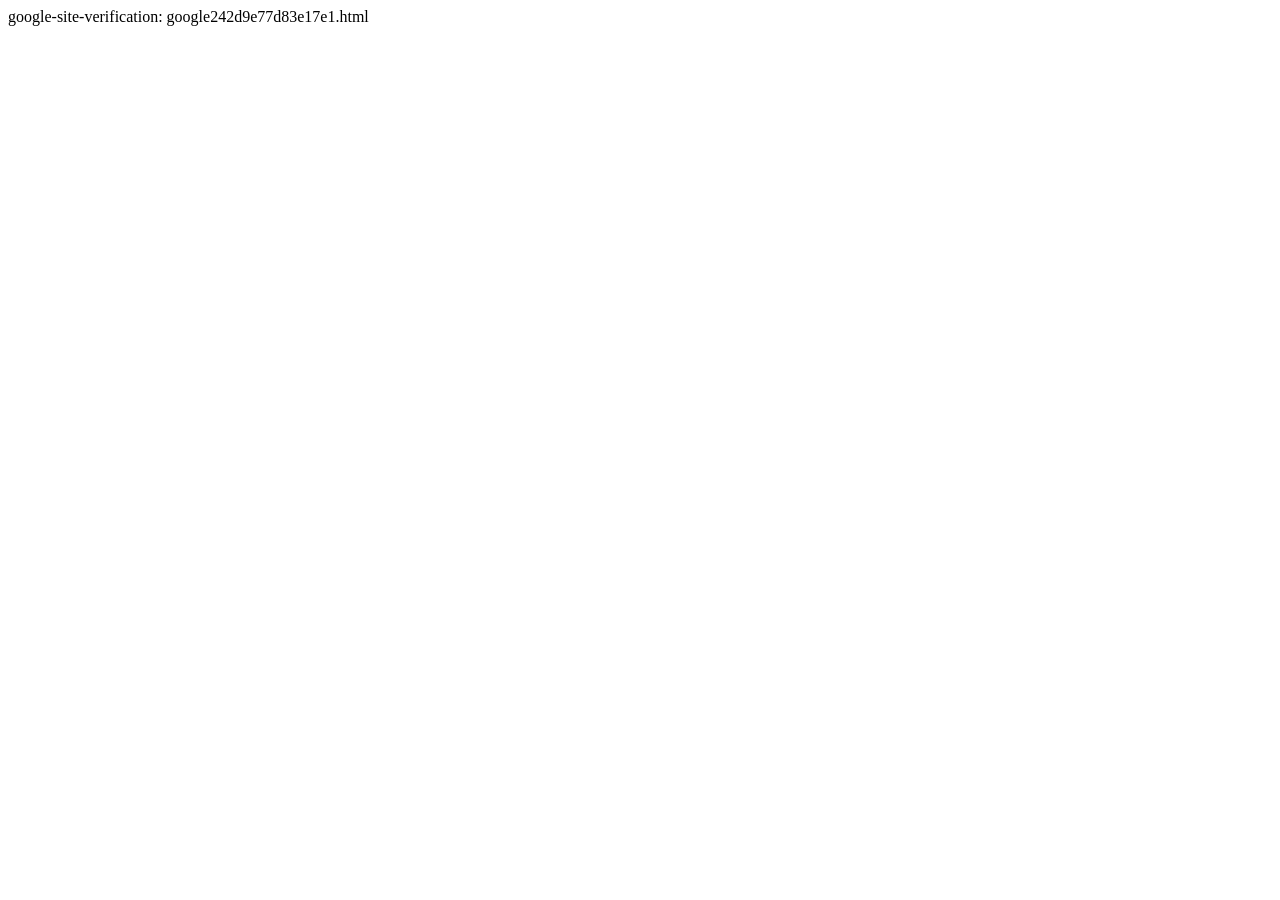
<file: google242d9e77d83e17e1.html>
<!DOCTYPE html>
<html>
  <head>
    <meta name="google-site-verification" content="vxXhWIlAV8oBEOjLwRsoTAuYVDDPiCFCyG1HtZJ3LhQ" />
  </head>
  <body>
    google-site-verification: google242d9e77d83e17e1.html
  </body>
</html>
</file>
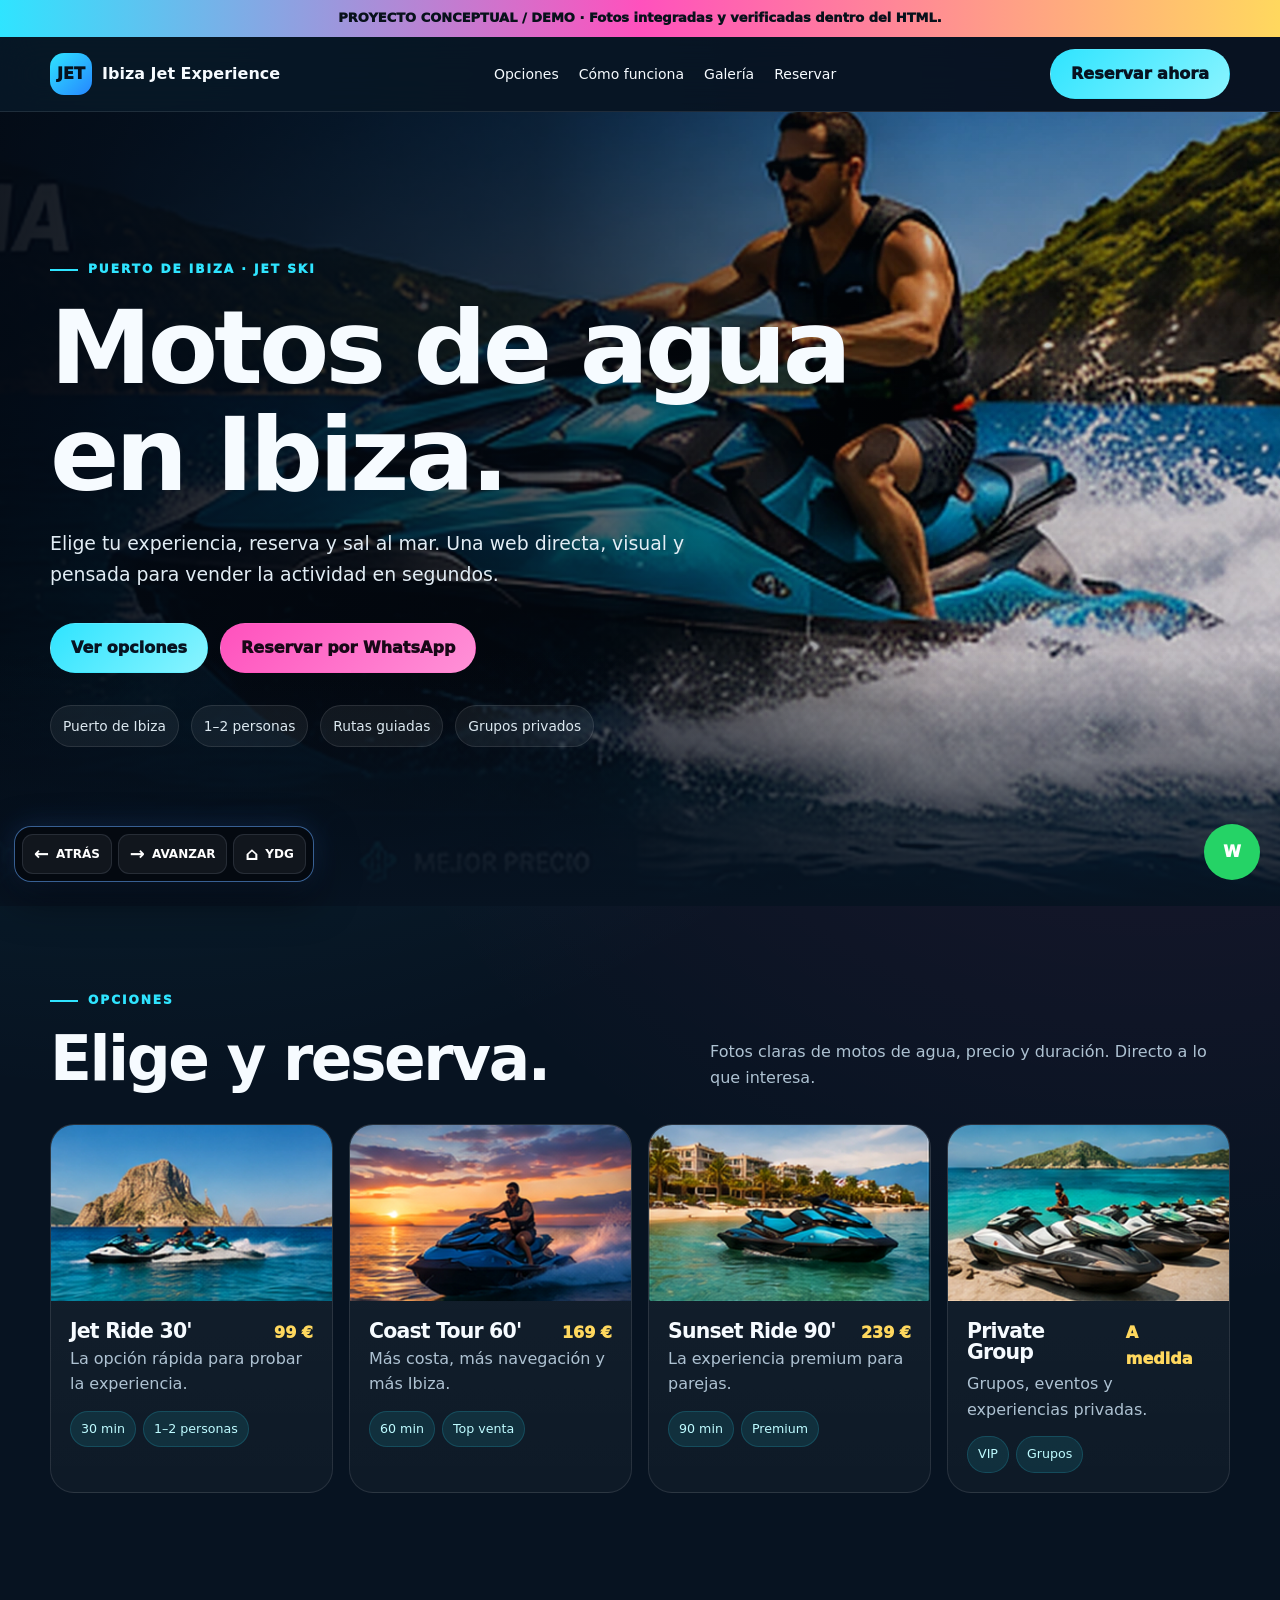
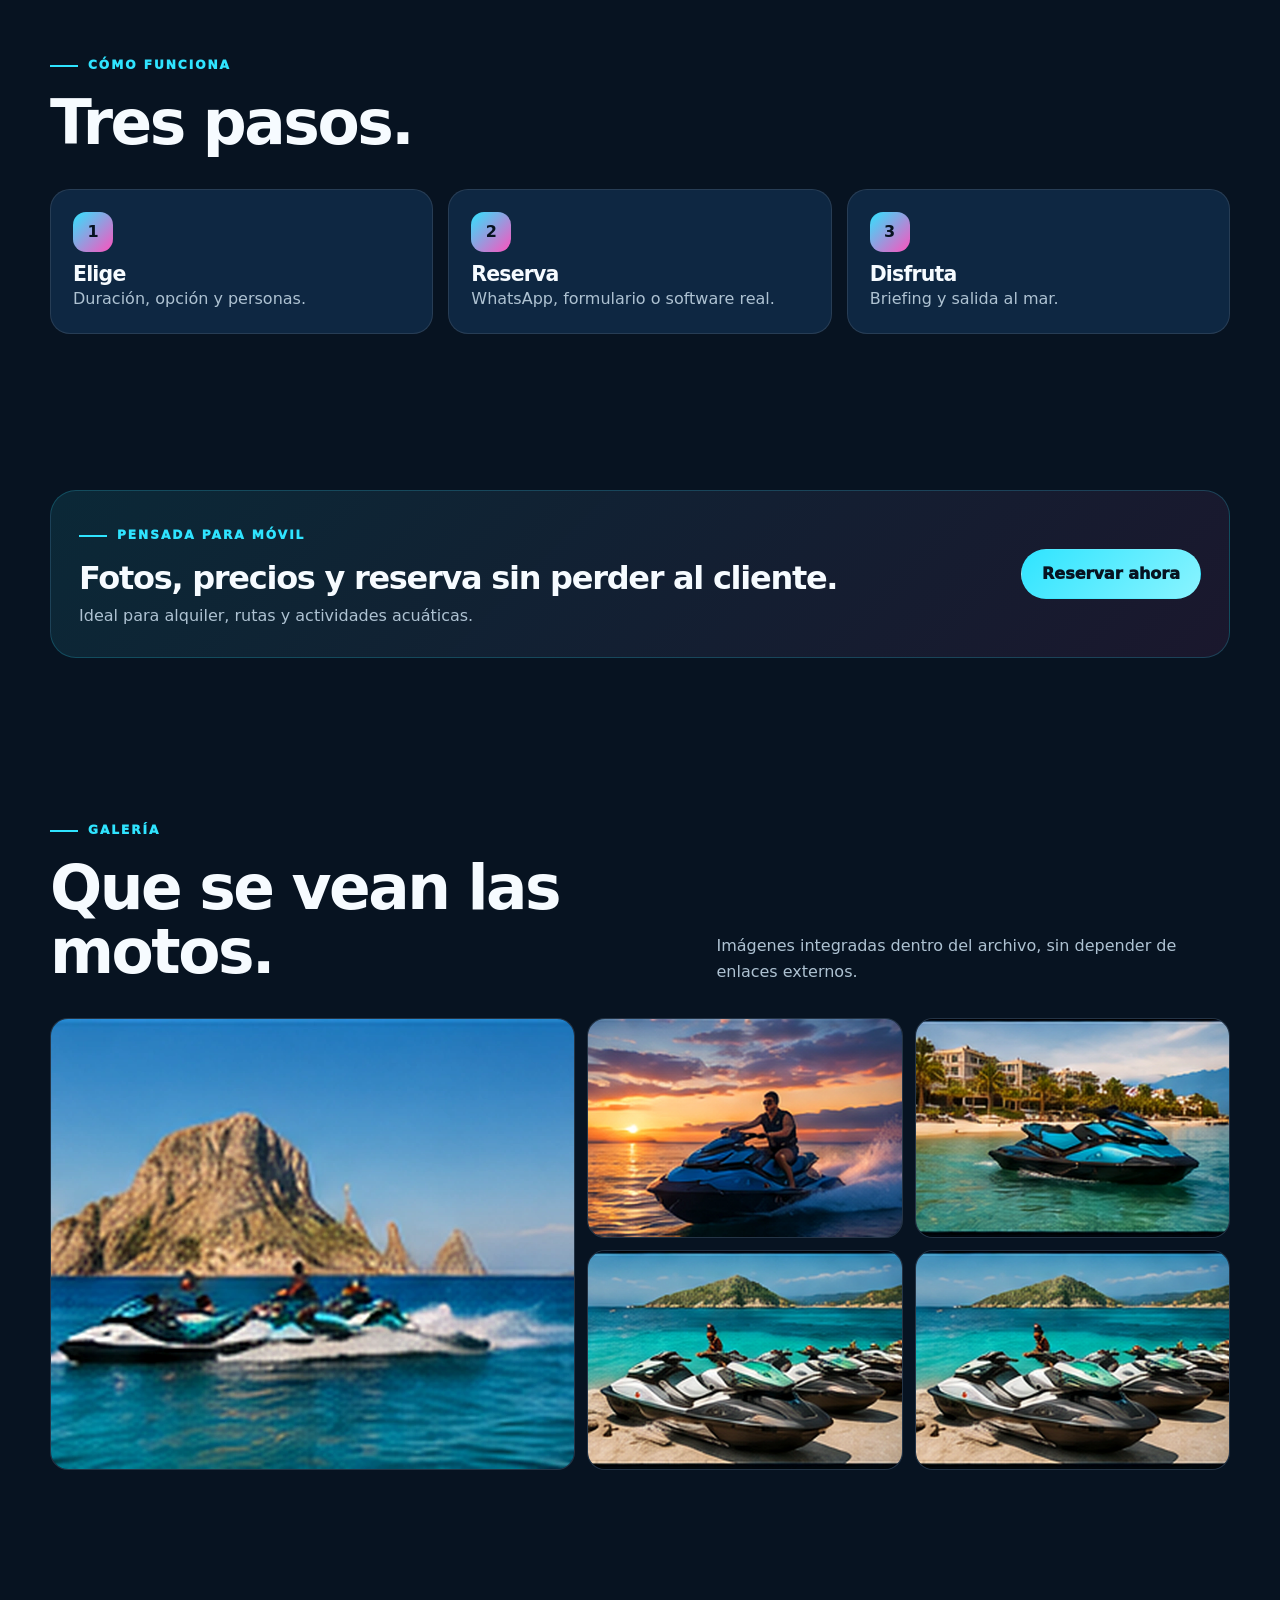
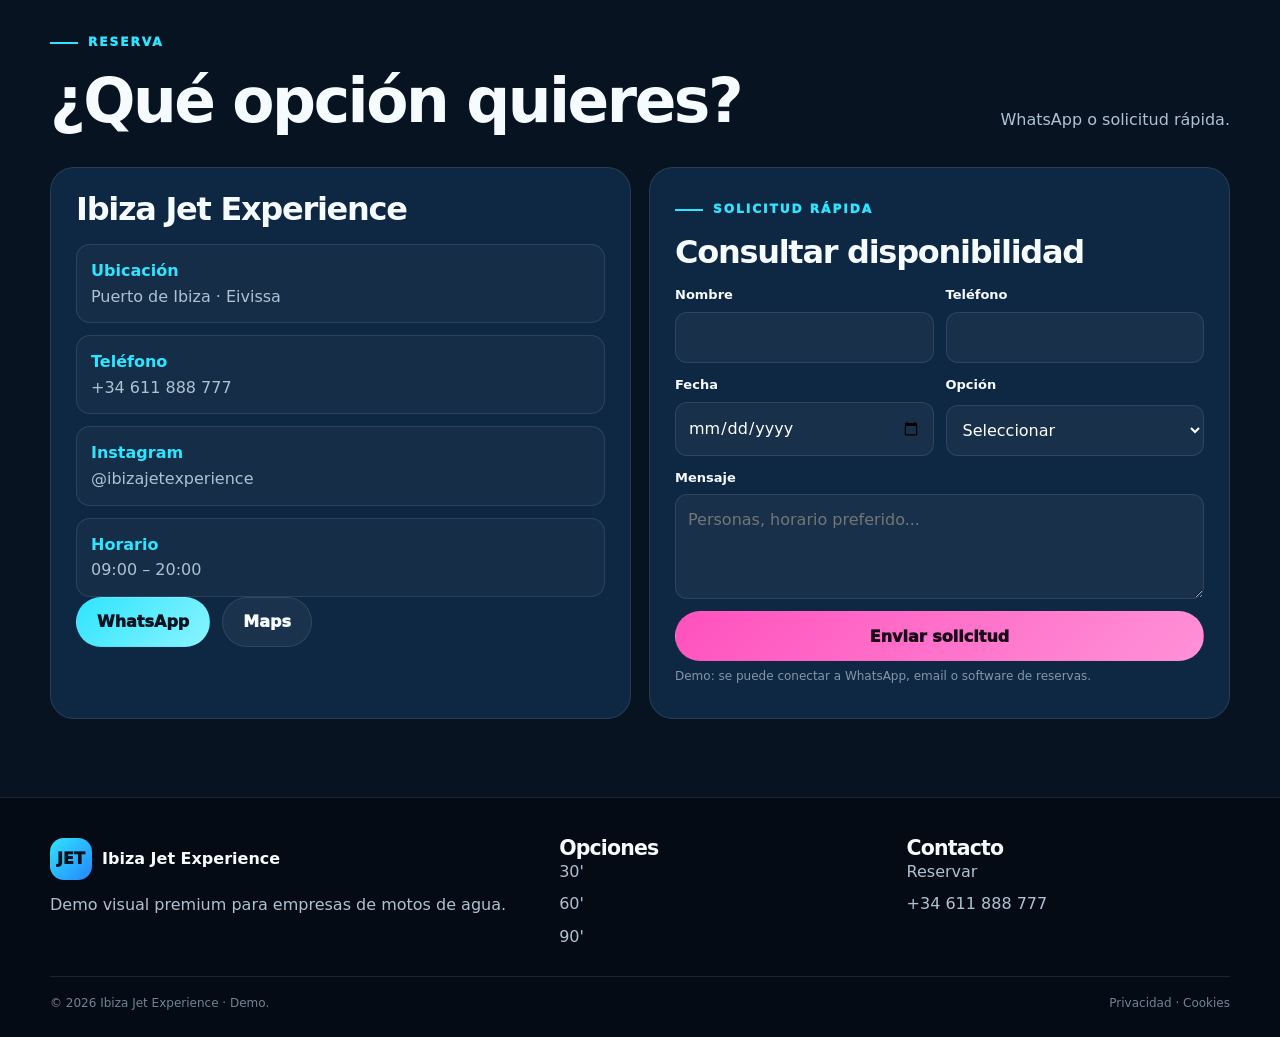
<file: ibiza-jetski.html>
<!DOCTYPE html>
<html lang="es">
<head>
<meta charset="UTF-8">
<meta name="viewport" content="width=device-width,initial-scale=1.0">
<title>Ibiza Jet Experience | Motos de Agua en Ibiza</title>
<meta name="description" content="Web demo premium de motos de agua en Ibiza con imágenes propias integradas, opciones, precios y reservas.">
<meta name="robots" content="index,follow">
<style>
:root{
  --bg:#071321; --panel:#0e2742; --panel2:#123454; --text:#f6fbff; --muted:#aec2d2;
  --cyan:#2fe4ff; --pink:#ff51bd; --yellow:#ffd85e; --blue:#2586ff;
  --line:rgba(255,255,255,.10); --radius:24px; --max:1180px;
}
*{box-sizing:border-box} html{scroll-behavior:smooth}
body{
  margin:0; font-family:Inter,system-ui,-apple-system,Segoe UI,sans-serif; color:var(--text); line-height:1.6;
  background:radial-gradient(circle at 10% 0%,rgba(47,228,255,.16),transparent 25%),
             radial-gradient(circle at 90% 10%,rgba(255,81,189,.10),transparent 22%), var(--bg);
  overflow-x:hidden;
}
img{display:block; width:100%} a{color:inherit; text-decoration:none} button,input,select,textarea{font:inherit}
.container{width:min(calc(100% - 28px),var(--max)); margin:auto} .section{padding:78px 0}
.demo{padding:8px 12px; text-align:center; background:linear-gradient(90deg,var(--cyan),var(--pink),var(--yellow)); color:#08111b; font-weight:1000; font-size:13px}
.navw{position:sticky; top:0; z-index:100; background:rgba(7,19,33,.84); backdrop-filter:blur(18px); border-bottom:1px solid var(--line)}
.nav{height:74px; display:flex; align-items:center; justify-content:space-between; gap:20px}
.brand{display:flex; align-items:center; gap:10px; font-weight:900} .logo{width:42px; height:42px; border-radius:14px; display:grid; place-items:center; background:linear-gradient(135deg,var(--cyan),var(--blue)); color:#06111d; font-weight:1000}
.links{display:flex; gap:20px; font-size:14px} .links a:hover{color:var(--cyan)}
.menu{display:none; width:42px; height:42px; border-radius:12px; border:1px solid var(--line); background:transparent; color:white}
.btn{display:inline-flex; align-items:center; justify-content:center; min-height:50px; padding:0 20px; border-radius:999px; font-weight:1000; border:1px solid transparent; transition:.25s}
.btn:hover{transform:translateY(-2px)} .primary{background:linear-gradient(135deg,var(--cyan),#8af4ff); color:#071321} .pink{background:linear-gradient(135deg,var(--pink),#ff91d7); color:#190818} .secondary{background:rgba(255,255,255,.05); border-color:var(--line)}

.hero{min-height:calc(100svh - 106px); display:grid; align-items:center; position:relative; isolation:isolate; overflow:hidden}
.hero:before{content:""; position:absolute; inset:0; z-index:-2; background:
linear-gradient(90deg,rgba(3,9,18,.93),rgba(3,9,18,.72) 42%,rgba(3,9,18,.20) 74%),
url('jetski-hero-final.webp') center/cover no-repeat}
.hero:after{content:""; position:absolute; inset:0; z-index:-1; background:linear-gradient(180deg,transparent 68%,var(--bg))}
.hero .inner{padding:92px 0 110px; max-width:850px}
.eyebrow{color:var(--cyan); text-transform:uppercase; letter-spacing:.16em; font-size:.76rem; font-weight:1000; display:inline-flex; gap:10px; align-items:center; margin-bottom:16px}
.eyebrow:before{content:""; width:28px; height:2px; background:currentColor}
h1,h2,h3{margin:0; line-height:1.04; letter-spacing:-.04em} h1{font-size:clamp(3.2rem,8vw,6.9rem); max-width:820px} h2{font-size:clamp(2.2rem,4.8vw,4rem)} h3{font-size:1.28rem}
p{margin:0; color:var(--muted)} .hero p{max-width:640px; color:#e2edf5; font-size:clamp(1.03rem,2vw,1.18rem); margin:20px 0 34px}
.actions,.badges{display:flex; flex-wrap:wrap; gap:12px} .badges{margin-top:32px} .badge{padding:9px 12px; border-radius:999px; background:rgba(255,255,255,.06); border:1px solid var(--line); font-size:.86rem; color:#dce8f0}

.head{display:flex; justify-content:space-between; gap:30px; align-items:end; margin-bottom:34px} .head p{max-width:520px}
.cards{display:grid; grid-template-columns:repeat(4,1fr); gap:16px}
.card{overflow:hidden; border-radius:var(--radius); background:linear-gradient(180deg,rgba(255,255,255,.06),rgba(255,255,255,.03)); border:1px solid var(--line); transition:.3s}
.card:hover{transform:translateY(-7px); border-color:rgba(47,228,255,.35)} .card img{aspect-ratio:4/3; object-fit:cover} .body{padding:19px}
.meta{display:flex; justify-content:space-between; gap:10px; align-items:baseline} .price{color:var(--yellow); font-weight:1000}
.chips{display:flex; gap:7px; flex-wrap:wrap; margin-top:14px} .chip{padding:7px 10px; border-radius:999px; background:rgba(47,228,255,.10); color:#befbff; border:1px solid rgba(47,228,255,.16); font-size:.79rem}

.steps{display:grid; grid-template-columns:repeat(3,1fr); gap:15px} .step{padding:22px; border-radius:20px; background:var(--panel); border:1px solid var(--line)}
.step b{display:grid; place-items:center; width:40px; height:40px; border-radius:13px; background:linear-gradient(135deg,var(--cyan),var(--pink)); color:#071321; margin-bottom:12px}

.banner{padding:28px; border-radius:26px; background:linear-gradient(135deg,rgba(47,228,255,.10),rgba(255,81,189,.08)); border:1px solid rgba(47,228,255,.2); display:grid; grid-template-columns:1fr auto; gap:20px; align-items:center}

.gallery{display:grid; grid-template-columns:1.25fr .75fr .75fr; grid-auto-rows:220px; gap:12px}
.gallery img{height:100%; object-fit:cover; border-radius:18px; border:1px solid var(--line)} .gallery img:first-child{grid-row:span 2}

.contact{display:grid; grid-template-columns:1fr 1fr; gap:18px} .panel{padding:25px; border-radius:24px; background:var(--panel); border:1px solid var(--line)}
.list{display:grid; gap:12px; margin-top:18px} .list div{padding:13px 14px; border-radius:14px; border:1px solid var(--line); background:rgba(255,255,255,.03)} .list strong{color:var(--cyan); display:block}
form{display:grid; grid-template-columns:1fr 1fr; gap:12px} .field{display:grid; gap:6px} .full{grid-column:1/-1} label{font-size:13px; font-weight:900}
input,select,textarea{width:100%; min-height:46px; border-radius:12px; border:1px solid var(--line); background:rgba(255,255,255,.045); color:#fff; padding:12px; outline:none} textarea{min-height:105px} .note{font-size:12px; color:#8497a7}

footer{padding:40px 0 24px; background:#050b14; border-top:1px solid var(--line)} .foot{display:grid; grid-template-columns:1.2fr .8fr .8fr; gap:24px} .footlinks{display:grid; gap:7px; color:var(--muted)} .bottom{display:flex; justify-content:space-between; gap:16px; margin-top:26px; padding-top:17px; border-top:1px solid var(--line); font-size:12px; color:#708493}
.wa{position:fixed; right:20px; bottom:20px; width:56px; height:56px; border-radius:50%; display:grid; place-items:center; background:#25d366; color:white; font-weight:1000; z-index:100}
.top{position:fixed; left:20px; bottom:20px; width:44px; height:44px; border-radius:50%; border:1px solid var(--line); background:#10243b; color:white; opacity:0; pointer-events:none} .top.show{opacity:1; pointer-events:auto}
.reveal{opacity:0; transform:translateY(16px); transition:.6s} .reveal.on{opacity:1; transform:none}

@media(max-width:950px){
  .links{position:fixed; top:106px; left:14px; right:14px; display:none; flex-direction:column; background:#0e2340; border:1px solid var(--line); padding:14px; border-radius:16px}
  .links.open{display:flex} .menu{display:block} .nav>.btn{display:none}
  .cards{grid-template-columns:1fr 1fr} .contact{grid-template-columns:1fr} .gallery{grid-template-columns:1fr 1fr} .gallery img:first-child{grid-column:span 2; grid-row:auto} .foot{grid-template-columns:1fr 1fr}
}
@media(max-width:650px){
  .section{padding:66px 0} .head{display:block} .head p{margin-top:12px}
  .cards,.steps,.gallery,.foot,form{grid-template-columns:1fr} .gallery img:first-child{grid-column:auto} .full{grid-column:auto} .banner{grid-template-columns:1fr} .bottom{flex-direction:column}
}

/* YDG portfolio-demo image standard */
.card img{
  width:100%;
  aspect-ratio:16/10;
  object-fit:cover;
  object-position:center;
  image-rendering:auto;
}
.gallery img{
  width:100%;
  height:100%;
  min-height:220px;
  object-fit:cover;
  object-position:center;
  image-rendering:auto;
  background:#0b1d31;
}
.gallery img:first-child{object-position:center}
@media(max-width:700px){
  .gallery img{min-height:240px}
}

</style>
</head>
<body>
<div class="demo">PROYECTO CONCEPTUAL / DEMO · Fotos integradas y verificadas dentro del HTML.</div>

<header class="navw">
  <div class="container nav">
    <a class="brand" href="#inicio"><span class="logo">JET</span> Ibiza Jet Experience</a>
    <nav class="links" id="links">
      <a href="#opciones">Opciones</a>
      <a href="#como">Cómo funciona</a>
      <a href="#galeria">Galería</a>
      <a href="#contacto">Reservar</a>
    </nav>
    <a class="btn primary" href="#contacto">Reservar ahora</a>
    <button class="menu" id="menu">☰</button>
  </div>
</header>

<main>
<section class="hero" id="inicio">
  <div class="container">
    <div class="inner reveal">
      <span class="eyebrow">Puerto de Ibiza · Jet ski</span>
      <h1>Motos de agua en Ibiza.</h1>
      <p>Elige tu experiencia, reserva y sal al mar. Una web directa, visual y pensada para vender la actividad en segundos.</p>
      <div class="actions">
        <a class="btn primary" href="#opciones">Ver opciones</a>
        <a class="btn pink" href="#contacto">Reservar por WhatsApp</a>
      </div>
      <div class="badges">
        <span class="badge">Puerto de Ibiza</span>
        <span class="badge">1–2 personas</span>
        <span class="badge">Rutas guiadas</span>
        <span class="badge">Grupos privados</span>
      </div>
    </div>
  </div>
</section>

<section class="section" id="opciones">
  <div class="container">
    <div class="head reveal">
      <div><span class="eyebrow">Opciones</span><h2>Elige y reserva.</h2></div>
      <p>Fotos claras de motos de agua, precio y duración. Directo a lo que interesa.</p>
    </div>
    <div class="cards">
      <article class="card reveal">
        <img src="jetski-gallery-1.webp" alt="Moto de agua individual en Ibiza">
        <div class="body"><div class="meta"><h3>Jet Ride 30'</h3><span class="price">99 €</span></div><p>La opción rápida para probar la experiencia.</p><div class="chips"><span class="chip">30 min</span><span class="chip">1–2 personas</span></div></div>
      </article>
      <article class="card reveal">
        <img src="jetski-gallery-2.webp" alt="Grupo de motos de agua en cala">
        <div class="body"><div class="meta"><h3>Coast Tour 60'</h3><span class="price">169 €</span></div><p>Más costa, más navegación y más Ibiza.</p><div class="chips"><span class="chip">60 min</span><span class="chip">Top venta</span></div></div>
      </article>
      <article class="card reveal">
        <img src="jetski-gallery-3.webp" alt="Moto de agua al atardecer en Ibiza">
        <div class="body"><div class="meta"><h3>Sunset Ride 90'</h3><span class="price">239 €</span></div><p>La experiencia premium para parejas.</p><div class="chips"><span class="chip">90 min</span><span class="chip">Premium</span></div></div>
      </article>
      <article class="card reveal">
        <img src="jetski-gallery-4.webp" alt="Motos de agua alineadas en puerto">
        <div class="body"><div class="meta"><h3>Private Group</h3><span class="price">A medida</span></div><p>Grupos, eventos y experiencias privadas.</p><div class="chips"><span class="chip">VIP</span><span class="chip">Grupos</span></div></div>
      </article>
    </div>
  </div>
</section>

<section class="section" id="como">
  <div class="container">
    <div class="head reveal"><div><span class="eyebrow">Cómo funciona</span><h2>Tres pasos.</h2></div></div>
    <div class="steps">
      <div class="step reveal"><b>1</b><h3>Elige</h3><p>Duración, opción y personas.</p></div>
      <div class="step reveal"><b>2</b><h3>Reserva</h3><p>WhatsApp, formulario o software real.</p></div>
      <div class="step reveal"><b>3</b><h3>Disfruta</h3><p>Briefing y salida al mar.</p></div>
    </div>
  </div>
</section>

<section class="section">
  <div class="container">
    <div class="banner reveal">
      <div><span class="eyebrow">Pensada para móvil</span><h3 style="font-size:2rem">Fotos, precios y reserva sin perder al cliente.</h3><p style="margin-top:8px">Ideal para alquiler, rutas y actividades acuáticas.</p></div>
      <a class="btn primary" href="#contacto">Reservar ahora</a>
    </div>
  </div>
</section>

<section class="section" id="galeria">
  <div class="container">
    <div class="head reveal"><div><span class="eyebrow">Galería</span><h2>Que se vean las motos.</h2></div><p>Imágenes integradas dentro del archivo, sin depender de enlaces externos.</p></div>
    <div class="gallery">
      <img class="reveal" src="jetski-gallery-1.webp" alt="Moto de agua navegando en Ibiza" loading="lazy">
      <img class="reveal" src="jetski-gallery-2.webp" alt="Ruta de motos de agua por la costa de Ibiza" loading="lazy">
      <img class="reveal" src="jetski-gallery-3.webp" alt="Jet ski al atardecer en Ibiza" loading="lazy">
      <img class="reveal" src="jetski-gallery-4.webp" alt="Motos de agua preparadas para una ruta" loading="lazy">
      <img class="reveal" src="jetski-gallery-4.webp" alt="Motos de agua preparadas para una ruta" loading="lazy">
    </div>
  </div>
</section>

<section class="section" id="contacto">
  <div class="container">
    <div class="head reveal"><div><span class="eyebrow">Reserva</span><h2>¿Qué opción quieres?</h2></div><p>WhatsApp o solicitud rápida.</p></div>
    <div class="contact">
      <div class="panel reveal">
        <h3 style="font-size:2rem">Ibiza Jet Experience</h3>
        <div class="list">
          <div><strong>Ubicación</strong><p>Puerto de Ibiza · Eivissa</p></div>
          <div><strong>Teléfono</strong><p>+34 611 888 777</p></div>
          <div><strong>Instagram</strong><p>@ibizajetexperience</p></div>
          <div><strong>Horario</strong><p>09:00 – 20:00</p></div>
        </div>
        <div class="actions">
          <a class="btn primary" href="https://wa.me/34611888777?text=Hola%2C%20quiero%20reservar%20una%20moto%20de%20agua%20en%20Ibiza" target="_blank" rel="noopener">WhatsApp</a>
          <a class="btn secondary" href="https://maps.google.com/?q=Puerto+de+Ibiza" target="_blank" rel="noopener">Maps</a>
        </div>
      </div>
      <div class="panel reveal">
        <span class="eyebrow">Solicitud rápida</span>
        <h3 style="font-size:2rem;margin-bottom:16px">Consultar disponibilidad</h3>
        <form id="form" novalidate>
          <div class="field"><label>Nombre</label><input required></div>
          <div class="field"><label>Teléfono</label><input type="tel" required></div>
          <div class="field"><label>Fecha</label><input id="date" type="date" required></div>
          <div class="field"><label>Opción</label><select required><option value="">Seleccionar</option><option>Jet Ride 30'</option><option>Coast Tour 60'</option><option>Sunset Ride 90'</option><option>Private Group</option></select></div>
          <div class="field full"><label>Mensaje</label><textarea placeholder="Personas, horario preferido..."></textarea></div>
          <div class="field full"><button class="btn pink" type="submit">Enviar solicitud</button><p class="note">Demo: se puede conectar a WhatsApp, email o software de reservas.</p><p id="status"></p></div>
        </form>
      </div>
    </div>
  </div>
</section>
</main>

<footer>
  <div class="container">
    <div class="foot">
      <div><a class="brand" href="#inicio"><span class="logo">JET</span> Ibiza Jet Experience</a><p style="margin-top:12px">Demo visual premium para empresas de motos de agua.</p></div>
      <div><h3>Opciones</h3><div class="footlinks"><a href="#opciones">30'</a><a href="#opciones">60'</a><a href="#opciones">90'</a></div></div>
      <div><h3>Contacto</h3><div class="footlinks"><a href="#contacto">Reservar</a><a href="tel:+34611888777">+34 611 888 777</a></div></div>
    </div>
    <div class="bottom"><span>© <span id="year"></span> Ibiza Jet Experience · Demo.</span><span>Privacidad · Cookies</span></div>
  </div>
</footer>

<a class="wa" href="https://wa.me/34611888777?text=Hola%2C%20quiero%20reservar%20una%20moto%20de%20agua%20en%20Ibiza" target="_blank" rel="noopener">W</a>
<button class="top" id="top">↑</button>

<script>
(()=>{
const menu=document.getElementById("menu"),links=document.getElementById("links"),top=document.getElementById("top"),form=document.getElementById("form"),status=document.getElementById("status"),date=document.getElementById("date");
document.getElementById("year").textContent=new Date().getFullYear();
const d=new Date();
date.min=d.getFullYear()+"-"+String(d.getMonth()+1).padStart(2,"0")+"-"+String(d.getDate()).padStart(2,"0");
menu.onclick=()=>links.classList.toggle("open");
links.querySelectorAll("a").forEach(a=>a.onclick=()=>links.classList.remove("open"));
const ob=new IntersectionObserver(es=>es.forEach(e=>{if(e.isIntersecting){e.target.classList.add("on");ob.unobserve(e.target)}}),{threshold:.1});
document.querySelectorAll(".reveal").forEach(e=>ob.observe(e));
form.onsubmit=e=>{e.preventDefault();if(!form.checkValidity()){form.reportValidity();return}status.textContent="Solicitud preparada. En producción se enviaría al sistema de reservas.";status.style.color="#bfe9cf";form.reset();};
window.addEventListener("scroll",()=>top.classList.toggle("show",scrollY>500),{passive:true});
top.onclick=()=>scrollTo({top:0,behavior:"smooth"});
})();
</script>
<script src="ydg-demo-nav.js?v=120" defer></script>
</body>
</html>
</file>
